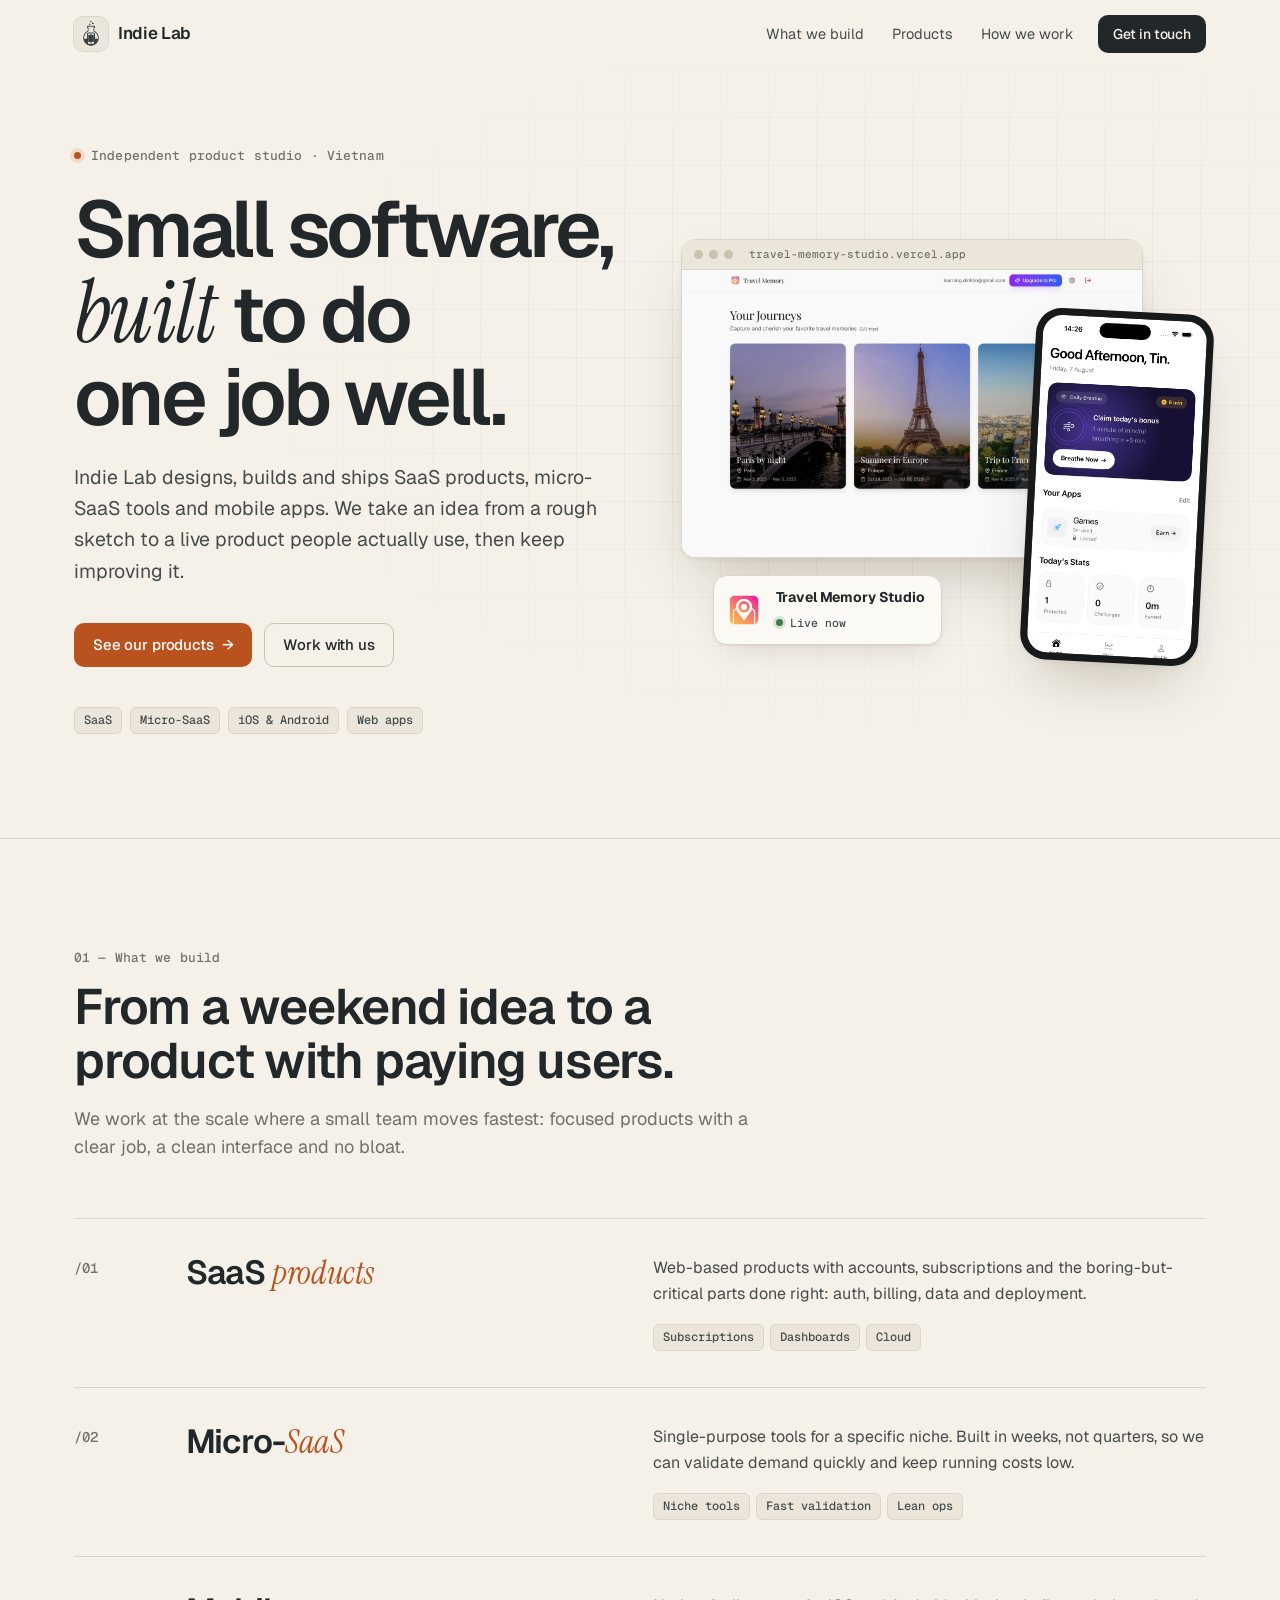
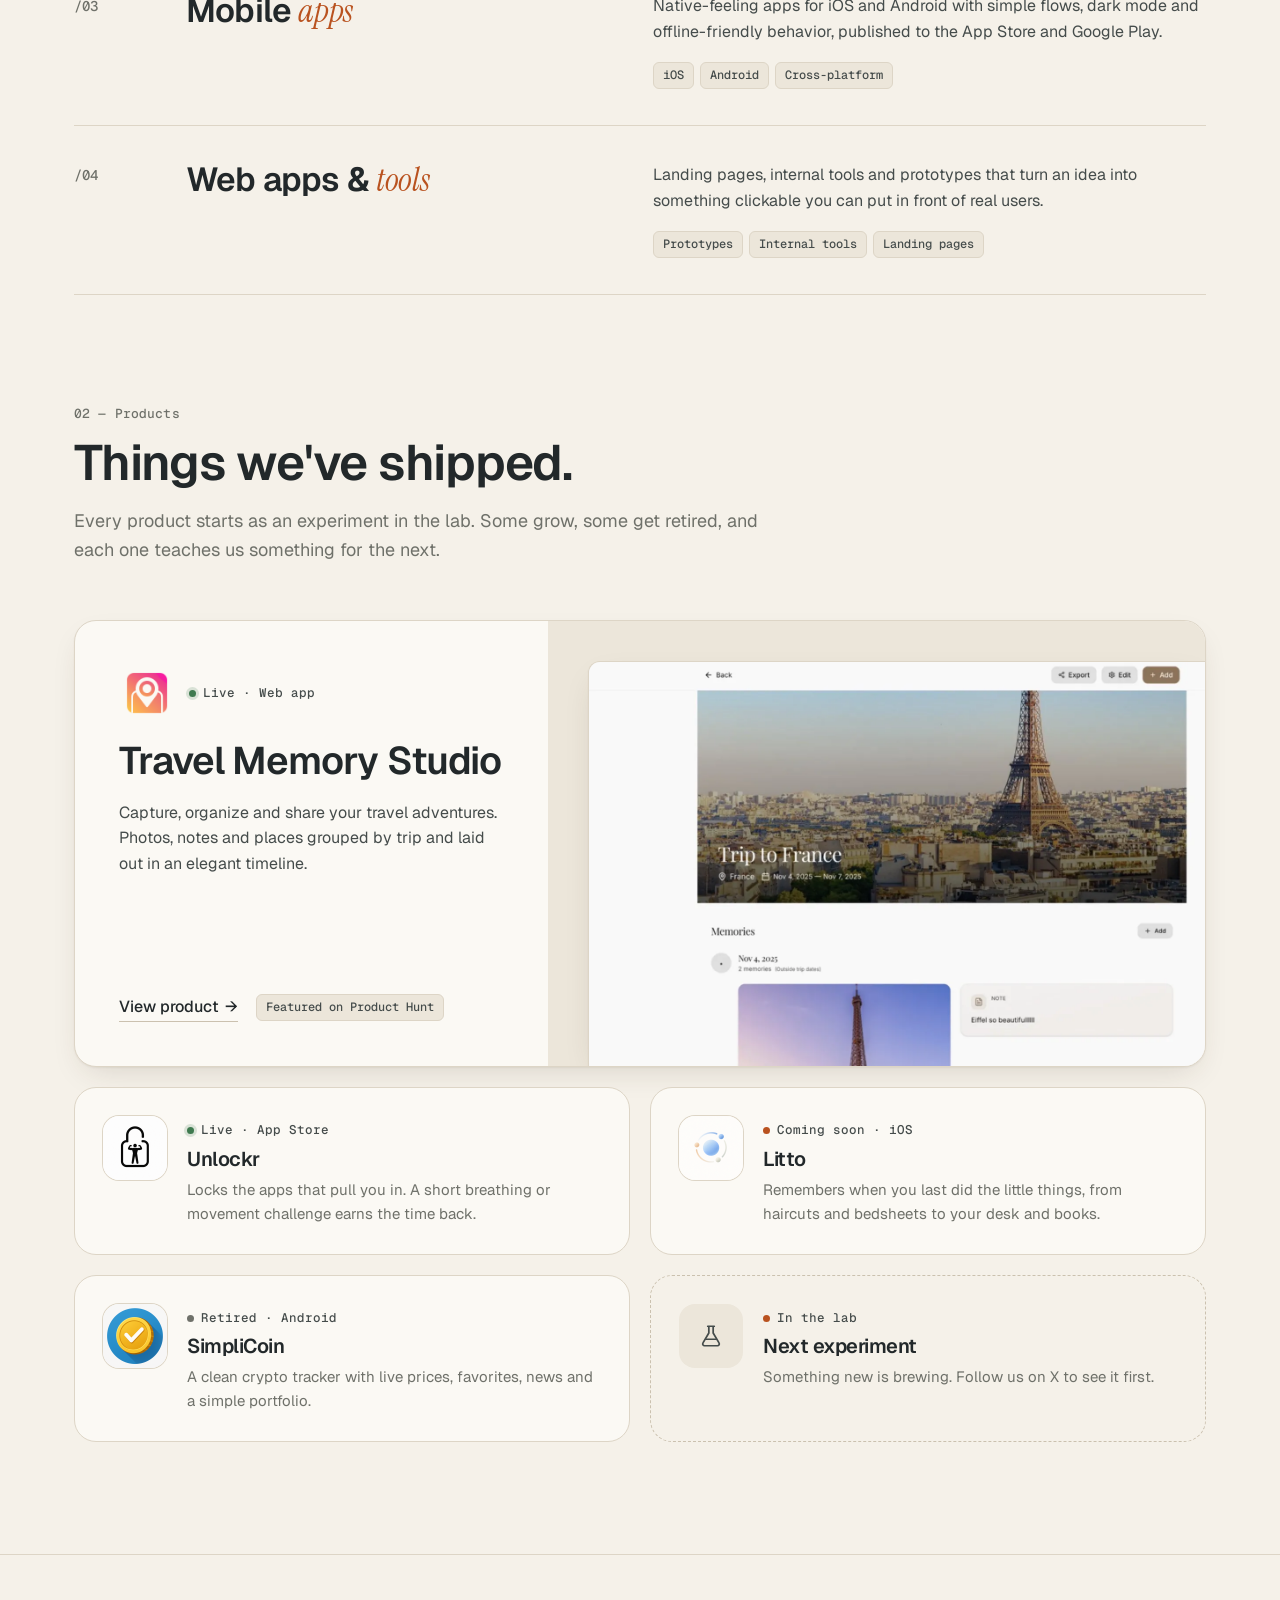
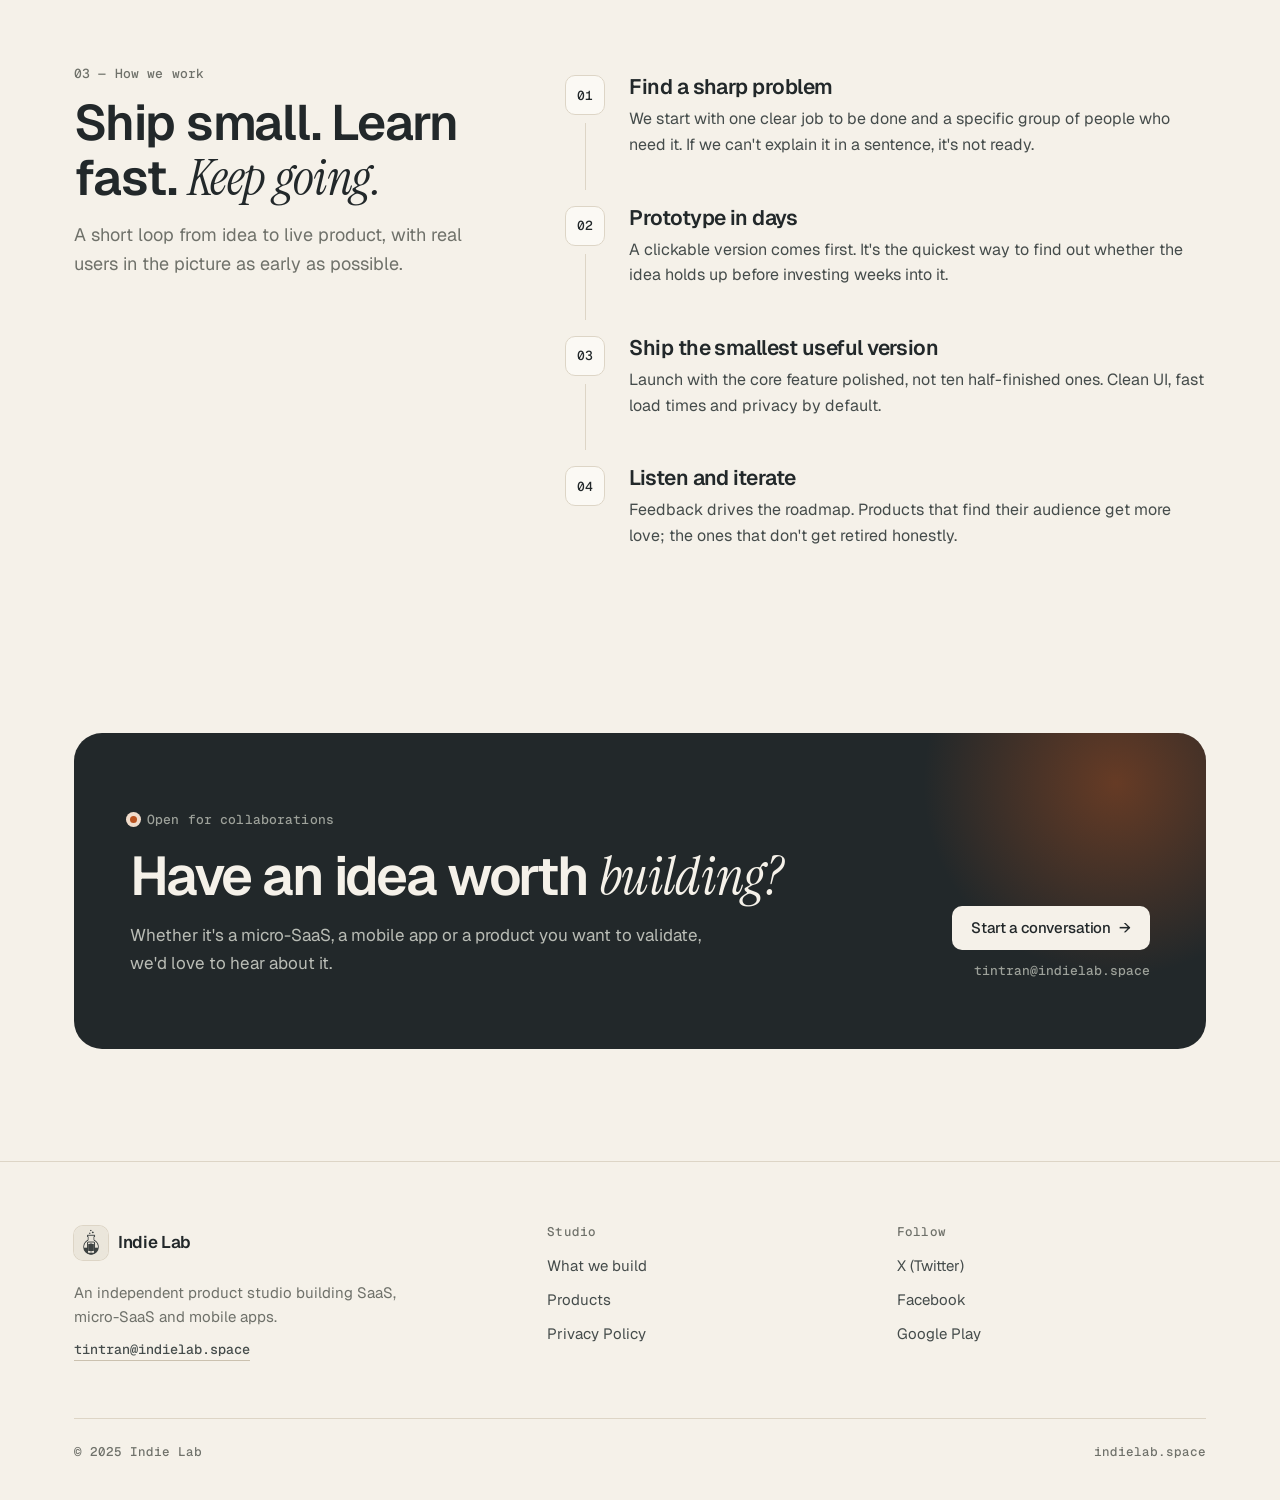
<file: index.html>
<!DOCTYPE html>
<html lang="en">

<head>
  <meta charset="UTF-8">
  <meta name="viewport" content="width=device-width, initial-scale=1">
  <title>Indie Lab — SaaS, micro-SaaS &amp; mobile app studio</title>
  <meta name="description"
    content="Indie Lab is an independent product studio from Vietnam building SaaS, micro-SaaS and mobile apps — small, focused software that does one job well.">
  <link rel="canonical" href="https://indielab.space/">
  <meta property="og:type" content="website">
  <meta property="og:site_name" content="Indie Lab">
  <meta property="og:title" content="Indie Lab — SaaS, micro-SaaS &amp; mobile app studio">
  <meta property="og:description"
    content="Small, focused software that does one job well. Built and shipped by an independent lab.">
  <meta property="og:url" content="https://indielab.space/">
  <meta property="og:image" content="https://indielab.space/images/icon.png">
  <meta name="twitter:card" content="summary">
  <meta name="twitter:site" content="@dinhtintr03">
  <meta name="theme-color" content="#F5F1E9">
  <link rel="icon" type="image/png" href="/images/icon.png">
  <link rel="apple-touch-icon" href="/images/icon.png">
  <link rel="preconnect" href="https://fonts.googleapis.com">
  <link rel="preconnect" href="https://fonts.gstatic.com" crossorigin>
  <link
    href="https://fonts.googleapis.com/css2?family=Geist:wght@400;500;600;700&family=Geist+Mono:wght@400;500&family=Instrument+Serif:ital@0;1&display=swap"
    rel="stylesheet">
  <link rel="stylesheet" href="/assets/site.css">
  <script>document.documentElement.classList.add('js')</script>
  <script src="/assets/site.js" defer></script>
</head>

<body>
  <a class="skip" href="#main">Skip to content</a>

  <header class="site-header">
    <div class="container header-inner">
      <a class="brand" href="/" aria-label="Indie Lab home">
        <img src="/images/icon.png" alt="" width="34" height="34">
        <span>Indie Lab</span>
      </a>
      <nav class="nav" aria-label="Primary">
        <a href="#build">What we build</a>
        <a href="#work">Products</a>
        <a href="#process">How we work</a>
        <a class="btn btn-primary btn-sm" href="#contact">Get in touch</a>
      </nav>
    </div>
  </header>

  <main id="main">
    <!-- Hero -->
    <section class="hero">
      <div class="container hero-grid">
        <div>
          <span class="eyebrow reveal"><span class="dot"></span>Independent product studio · Vietnam</span>
          <h1 class="reveal" style="--d:.06s">Small software, <span class="serif">built</span> to do one job well.</h1>
          <p class="lede reveal" style="--d:.12s">Indie Lab designs, builds and ships SaaS products, micro-SaaS tools
            and mobile apps. We take an idea from a rough sketch to a live product people actually use, then keep
            improving it.</p>
          <div class="hero-actions reveal" style="--d:.18s">
            <a class="btn btn-accent" href="#work">See our products <span class="arrow" aria-hidden="true">→</span></a>
            <a class="btn btn-ghost" href="#contact">Work with us</a>
          </div>
          <div class="hero-meta reveal" style="--d:.24s">
            <span class="tag">SaaS</span>
            <span class="tag">Micro-SaaS</span>
            <span class="tag">iOS &amp; Android</span>
            <span class="tag">Web apps</span>
          </div>
        </div>

        <div class="collage reveal" style="--d:.15s" aria-hidden="true">
          <div class="window">
            <div class="window-bar">
              <span></span><span></span><span></span><small>travel-memory-studio.vercel.app</small>
            </div>
            <img src="/images/travel-memory-studio/screenshots/0B77A373-2F72-4C60-94D4-BD437EB1A4AD.webp" alt="">
          </div>
          <div class="phone">
            <img src="/images/unlockr/screenshots/home.webp" alt="">
          </div>
          <div class="chip">
            <img src="/images/travel-memory-studio/logo.png" alt="">
            <div>
              <strong>Travel Memory Studio</strong>
              <span class="status live">Live now</span>
            </div>
          </div>
        </div>
      </div>
    </section>

    <hr class="divider">

    <!-- What we build -->
    <section class="section" id="build">
      <div class="container">
        <div class="section-head reveal">
          <span class="eyebrow">01 — What we build</span>
          <h2>From a weekend idea to a product with paying users.</h2>
          <p>We work at the scale where a small team moves fastest: focused products with a clear job, a clean interface
            and no bloat.</p>
        </div>

        <div class="disciplines">
          <article class="discipline reveal">
            <span class="num">/01</span>
            <h3>SaaS <span class="serif">products</span></h3>
            <div>
              <p>Web-based products with accounts, subscriptions and the boring-but-critical parts done right: auth,
                billing, data and deployment.</p>
              <div class="tags"><span class="tag">Subscriptions</span><span class="tag">Dashboards</span><span
                  class="tag">Cloud</span></div>
            </div>
          </article>
          <article class="discipline reveal">
            <span class="num">/02</span>
            <h3>Micro-<span class="serif">SaaS</span></h3>
            <div>
              <p>Single-purpose tools for a specific niche. Built in weeks, not quarters, so we can validate demand
                quickly and keep running costs low.</p>
              <div class="tags"><span class="tag">Niche tools</span><span class="tag">Fast validation</span><span
                  class="tag">Lean ops</span></div>
            </div>
          </article>
          <article class="discipline reveal">
            <span class="num">/03</span>
            <h3>Mobile <span class="serif">apps</span></h3>
            <div>
              <p>Native-feeling apps for iOS and Android with simple flows, dark mode and offline-friendly behavior,
                published to the App Store and Google Play.</p>
              <div class="tags"><span class="tag">iOS</span><span class="tag">Android</span><span
                  class="tag">Cross-platform</span></div>
            </div>
          </article>
          <article class="discipline reveal">
            <span class="num">/04</span>
            <h3>Web apps &amp; <span class="serif">tools</span></h3>
            <div>
              <p>Landing pages, internal tools and prototypes that turn an idea into something clickable you can put in
                front of real users.</p>
              <div class="tags"><span class="tag">Prototypes</span><span class="tag">Internal tools</span><span
                  class="tag">Landing pages</span></div>
            </div>
          </article>
        </div>
      </div>
    </section>

    <!-- Products -->
    <section class="section" id="work" style="padding-top:0">
      <div class="container">
        <div class="section-head reveal">
          <span class="eyebrow">02 — Products</span>
          <h2>Things we've shipped.</h2>
          <p>Every product starts as an experiment in the lab. Some grow, some get retired, and each one teaches us
            something for the next.</p>
        </div>

        <a class="feature-card reveal" href="/apps/travel-memory-studio.html">
          <div class="feature-body">
            <div class="app-id">
              <img src="/images/travel-memory-studio/logo.png" alt="Travel Memory Studio icon" width="56" height="56">
              <span class="status live">Live · Web app</span>
            </div>
            <h3>Travel Memory Studio</h3>
            <p>Capture, organize and share your travel adventures. Photos, notes and places grouped by trip and laid out
              in an elegant timeline.</p>
            <div class="actions">
              <span class="link-arrow">View product <span class="arrow" aria-hidden="true">→</span></span>
              <span class="tag">Featured on Product Hunt</span>
            </div>
          </div>
          <div class="feature-media">
            <img src="/images/travel-memory-studio/screenshots/EC80188B-14FF-4B1F-B94F-28E29C2C4F31_1_105_c.webp"
              alt="Travel Memory Studio trip page with a cover photo of Paris and a memories timeline" loading="lazy">
          </div>
        </a>

        <div class="work-grid">
          <a class="work-card reveal" href="/apps/unlockr.html">
            <img src="/images/unlockr/icon.png" alt="Unlockr icon" width="64" height="64">
            <div>
              <span class="status live">Live · App Store</span>
              <h3>Unlockr</h3>
              <p>Locks the apps that pull you in. A short breathing or movement challenge earns the time back.</p>
            </div>
          </a>
          <a class="work-card reveal" href="/apps/litto.html" style="--d:.08s">
            <img src="/images/litto/icon.png" alt="Litto icon" width="64" height="64">
            <div>
              <span class="status soon">Coming soon · iOS</span>
              <h3>Litto</h3>
              <p>Remembers when you last did the little things, from haircuts and bedsheets to your desk and books.</p>
            </div>
          </a>
          <a class="work-card reveal" href="/apps/simplicoin.html">
            <img src="/images/simplicoin/icon.png" alt="SimpliCoin icon" width="64" height="64">
            <div>
              <span class="status">Retired · Android</span>
              <h3>SimpliCoin</h3>
              <p>A clean crypto tracker with live prices, favorites, news and a simple portfolio.</p>
            </div>
          </a>
          <div class="work-card placeholder reveal" style="--d:.08s">
            <div class="flask" aria-hidden="true">
              <svg width="26" height="26" viewBox="0 0 24 24" fill="none" stroke="currentColor" stroke-width="1.6"
                stroke-linecap="round" stroke-linejoin="round">
                <path d="M9 3h6M10 3v6.2L4.6 18.4A1.7 1.7 0 0 0 6.1 21h11.8a1.7 1.7 0 0 0 1.5-2.6L14 9.2V3" />
                <path d="M7.5 15h9" />
              </svg>
            </div>
            <div>
              <span class="status soon">In the lab</span>
              <h3>Next experiment</h3>
              <p>Something new is brewing. Follow us on X to see it first.</p>
            </div>
          </div>
        </div>
      </div>
    </section>

    <hr class="divider">

    <!-- Process -->
    <section class="section" id="process">
      <div class="container process-wrap">
        <div class="section-head reveal">
          <span class="eyebrow">03 — How we work</span>
          <h2>Ship small. Learn fast. <span class="serif">Keep going.</span></h2>
          <p>A short loop from idea to live product, with real users in the picture as early as possible.</p>
        </div>

        <ol class="steps">
          <li class="reveal">
            <h3>Find a sharp problem</h3>
            <p>We start with one clear job to be done and a specific group of people who need it. If we can't explain it
              in a sentence, it's not ready.</p>
          </li>
          <li class="reveal">
            <h3>Prototype in days</h3>
            <p>A clickable version comes first. It's the quickest way to find out whether the idea holds up before
              investing weeks into it.</p>
          </li>
          <li class="reveal">
            <h3>Ship the smallest useful version</h3>
            <p>Launch with the core feature polished, not ten half-finished ones. Clean UI, fast load times and privacy
              by default.</p>
          </li>
          <li class="reveal">
            <h3>Listen and iterate</h3>
            <p>Feedback drives the roadmap. Products that find their audience get more love; the ones that don't get
              retired honestly.</p>
          </li>
        </ol>
      </div>
    </section>

    <!-- Contact -->
    <section class="section-tight" id="contact">
      <div class="container">
        <div class="cta reveal">
          <div>
            <span class="eyebrow"><span class="dot"></span>Open for collaborations</span>
            <h2>Have an idea worth <span class="serif">building?</span></h2>
            <p>Whether it's a micro-SaaS, a mobile app or a product you want to validate, we'd love to hear about it.
            </p>
          </div>
          <div>
            <a class="btn btn-light" href="mailto:tintran@indielab.space?subject=Hello%20Indie%20Lab">Start a
              conversation <span class="arrow" aria-hidden="true">→</span></a>
            <span class="cta-mail">tintran@indielab.space</span>
          </div>
        </div>
      </div>
    </section>
  </main>

  <footer class="site-footer">
    <div class="container">
      <div class="footer-grid">
        <div>
          <a class="brand" href="/"><img src="/images/icon.png" alt="" width="34" height="34"><span>Indie Lab</span></a>
          <p>An independent product studio building SaaS, micro-SaaS and mobile apps.</p>
          <a class="footer-mail" href="mailto:tintran@indielab.space">tintran@indielab.space</a>
        </div>
        <div>
          <h4>Studio</h4>
          <ul>
            <li><a href="#build">What we build</a></li>
            <li><a href="#work">Products</a></li>
            <li><a href="/privacy/">Privacy Policy</a></li>
          </ul>
        </div>
        <div>
          <h4>Follow</h4>
          <ul>
            <li><a href="https://x.com/dinhtintr03" target="_blank" rel="noopener">X (Twitter)</a></li>
            <li><a href="https://www.facebook.com/profile.php?id=61581807384739" target="_blank"
                rel="noopener">Facebook</a></li>
            <li><a href="https://play.google.com/store/apps/dev" target="_blank" rel="noopener">Google Play</a></li>
          </ul>
        </div>
      </div>
      <div class="footer-bottom">
        <span>© 2025 Indie Lab</span>
        <span>indielab.space</span>
      </div>
    </div>
  </footer>
</body>

</html>
</file>
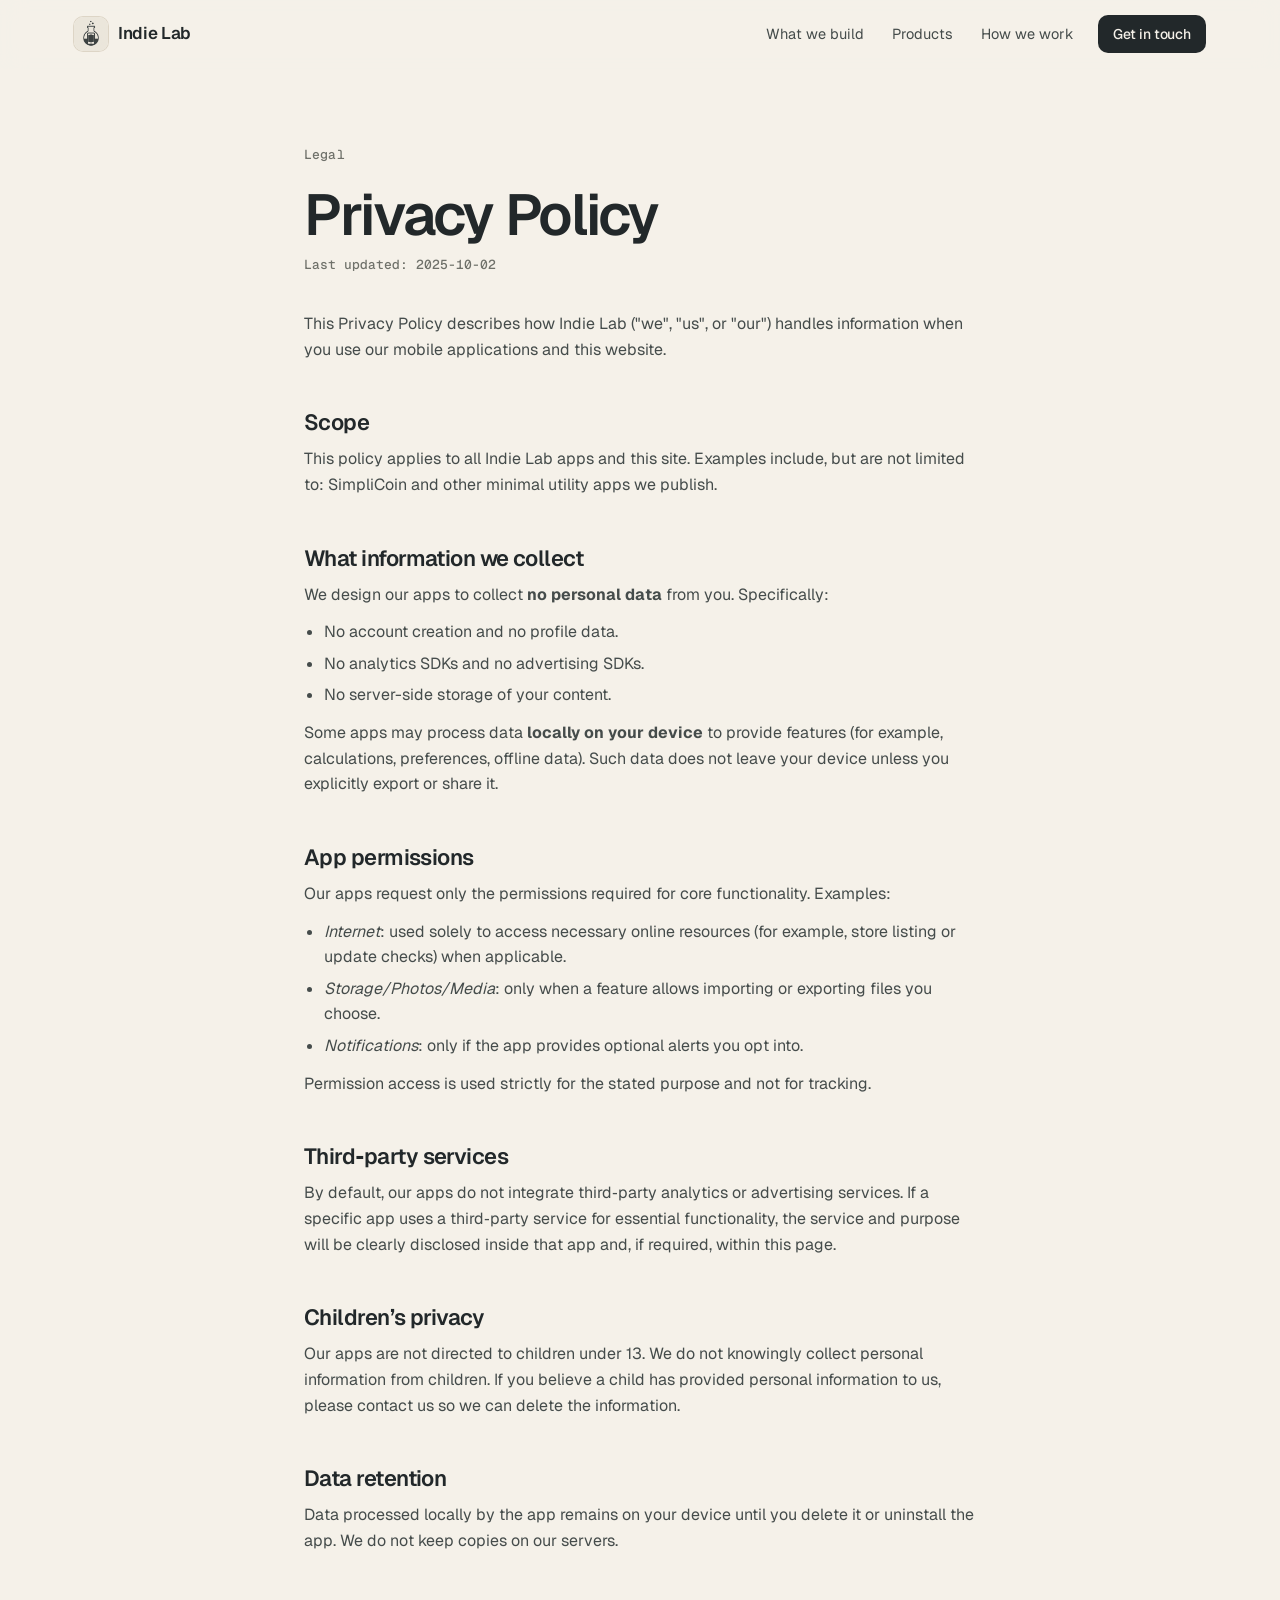
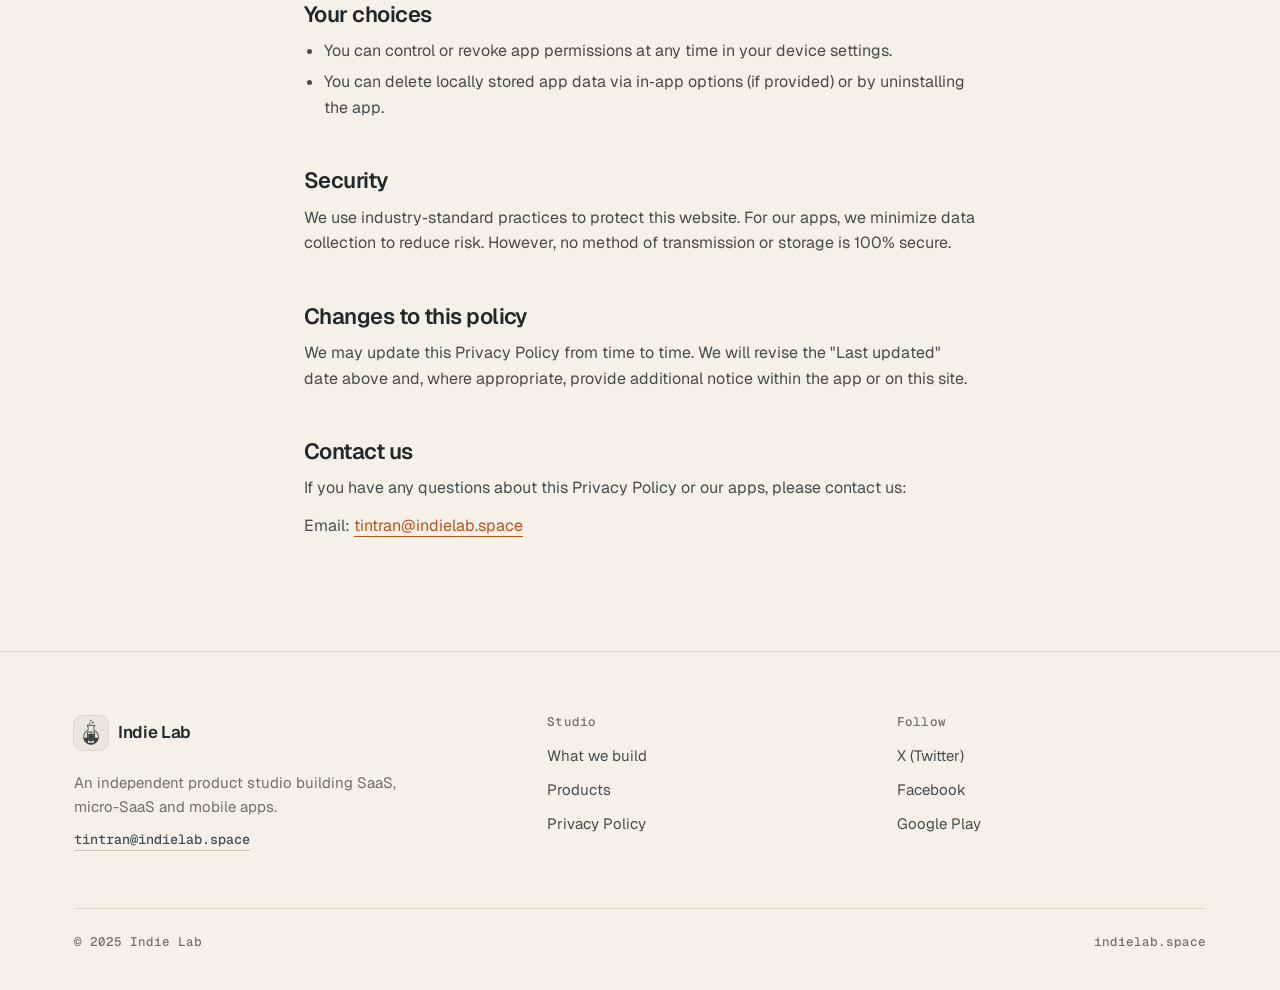
<file: privacy/index.html>
<!DOCTYPE html>
<html lang="en">
<head>
  <meta charset="UTF-8">
  <meta name="viewport" content="width=device-width, initial-scale=1">
  <title>Privacy Policy — Indie Lab</title>
  <meta name="description" content="Privacy Policy for Indie Lab apps and this website.">
  <link rel="canonical" href="https://indielab.space/privacy/">
  <meta name="theme-color" content="#F5F1E9">
  <link rel="icon" type="image/png" href="/images/icon.png">
  <link rel="preconnect" href="https://fonts.googleapis.com">
  <link rel="preconnect" href="https://fonts.gstatic.com" crossorigin>
  <link href="https://fonts.googleapis.com/css2?family=Geist:wght@400;500;600;700&family=Geist+Mono:wght@400;500&family=Instrument+Serif:ital@0;1&display=swap" rel="stylesheet">
  <link rel="stylesheet" href="/assets/site.css">
  <script src="/assets/site.js" defer></script>
</head>
<body>
  <a class="skip" href="#main">Skip to content</a>

  <header class="site-header">
    <div class="container header-inner">
      <a class="brand" href="/" aria-label="Indie Lab home">
        <img src="/images/icon.png" alt="" width="34" height="34">
        <span>Indie Lab</span>
      </a>
      <nav class="nav" aria-label="Primary">
        <a href="/#build">What we build</a>
        <a href="/#work">Products</a>
        <a href="/#process">How we work</a>
        <a class="btn btn-primary btn-sm" href="/#contact">Get in touch</a>
      </nav>
    </div>
  </header>

  <main id="main" class="section-tight">
    <div class="container prose">
      <span class="eyebrow">Legal</span>
      <h1>Privacy Policy</h1>
      <p class="sub">Last updated: 2025-10-02</p>

      <p>This Privacy Policy describes how Indie Lab ("we", "us", or "our") handles information when you use our mobile applications and this website.</p>

      <h2>Scope</h2>
      <p>This policy applies to all Indie Lab apps and this site. Examples include, but are not limited to: SimpliCoin and other minimal utility apps we publish.</p>

      <h2>What information we collect</h2>
      <p>We design our apps to collect <strong>no personal data</strong> from you. Specifically:</p>
      <ul>
        <li>No account creation and no profile data.</li>
        <li>No analytics SDKs and no advertising SDKs.</li>
        <li>No server-side storage of your content.</li>
      </ul>
      <p>Some apps may process data <strong>locally on your device</strong> to provide features (for example, calculations, preferences, offline data). Such data does not leave your device unless you explicitly export or share it.</p>

      <h2>App permissions</h2>
      <p>Our apps request only the permissions required for core functionality. Examples:</p>
      <ul>
        <li><em>Internet</em>: used solely to access necessary online resources (for example, store listing or update checks) when applicable.</li>
        <li><em>Storage/Photos/Media</em>: only when a feature allows importing or exporting files you choose.</li>
        <li><em>Notifications</em>: only if the app provides optional alerts you opt into.</li>
      </ul>
      <p>Permission access is used strictly for the stated purpose and not for tracking.</p>

      <h2>Third‑party services</h2>
      <p>By default, our apps do not integrate third‑party analytics or advertising services. If a specific app uses a third‑party service for essential functionality, the service and purpose will be clearly disclosed inside that app and, if required, within this page.</p>

      <h2>Children’s privacy</h2>
      <p>Our apps are not directed to children under 13. We do not knowingly collect personal information from children. If you believe a child has provided personal information to us, please contact us so we can delete the information.</p>

      <h2>Data retention</h2>
      <p>Data processed locally by the app remains on your device until you delete it or uninstall the app. We do not keep copies on our servers.</p>

      <h2>Your choices</h2>
      <ul>
        <li>You can control or revoke app permissions at any time in your device settings.</li>
        <li>You can delete locally stored app data via in‑app options (if provided) or by uninstalling the app.</li>
      </ul>

      <h2>Security</h2>
      <p>We use industry‑standard practices to protect this website. For our apps, we minimize data collection to reduce risk. However, no method of transmission or storage is 100% secure.</p>

      <h2>Changes to this policy</h2>
      <p>We may update this Privacy Policy from time to time. We will revise the "Last updated" date above and, where appropriate, provide additional notice within the app or on this site.</p>

      <h2>Contact us</h2>
      <p>If you have any questions about this Privacy Policy or our apps, please contact us:</p>
      <p>Email: <a href="mailto:tintran@indielab.space">tintran@indielab.space</a></p>
    </div>
  </main>

  <footer class="site-footer">
    <div class="container">
      <div class="footer-grid">
        <div>
          <a class="brand" href="/"><img src="/images/icon.png" alt="" width="34" height="34"><span>Indie Lab</span></a>
          <p>An independent product studio building SaaS, micro-SaaS and mobile apps.</p>
          <a class="footer-mail" href="mailto:tintran@indielab.space">tintran@indielab.space</a>
        </div>
        <div>
          <h4>Studio</h4>
          <ul>
            <li><a href="/#build">What we build</a></li>
            <li><a href="/#work">Products</a></li>
            <li><a href="/privacy/">Privacy Policy</a></li>
          </ul>
        </div>
        <div>
          <h4>Follow</h4>
          <ul>
            <li><a href="https://x.com/dinhtintr03" target="_blank" rel="noopener">X (Twitter)</a></li>
            <li><a href="https://www.facebook.com/profile.php?id=61581807384739" target="_blank" rel="noopener">Facebook</a></li>
            <li><a href="https://play.google.com/store/apps/dev" target="_blank" rel="noopener">Google Play</a></li>
          </ul>
        </div>
      </div>
      <div class="footer-bottom">
        <span>© 2025 Indie Lab</span>
        <span>indielab.space</span>
      </div>
    </div>
  </footer>
</body>
</html>
</file>
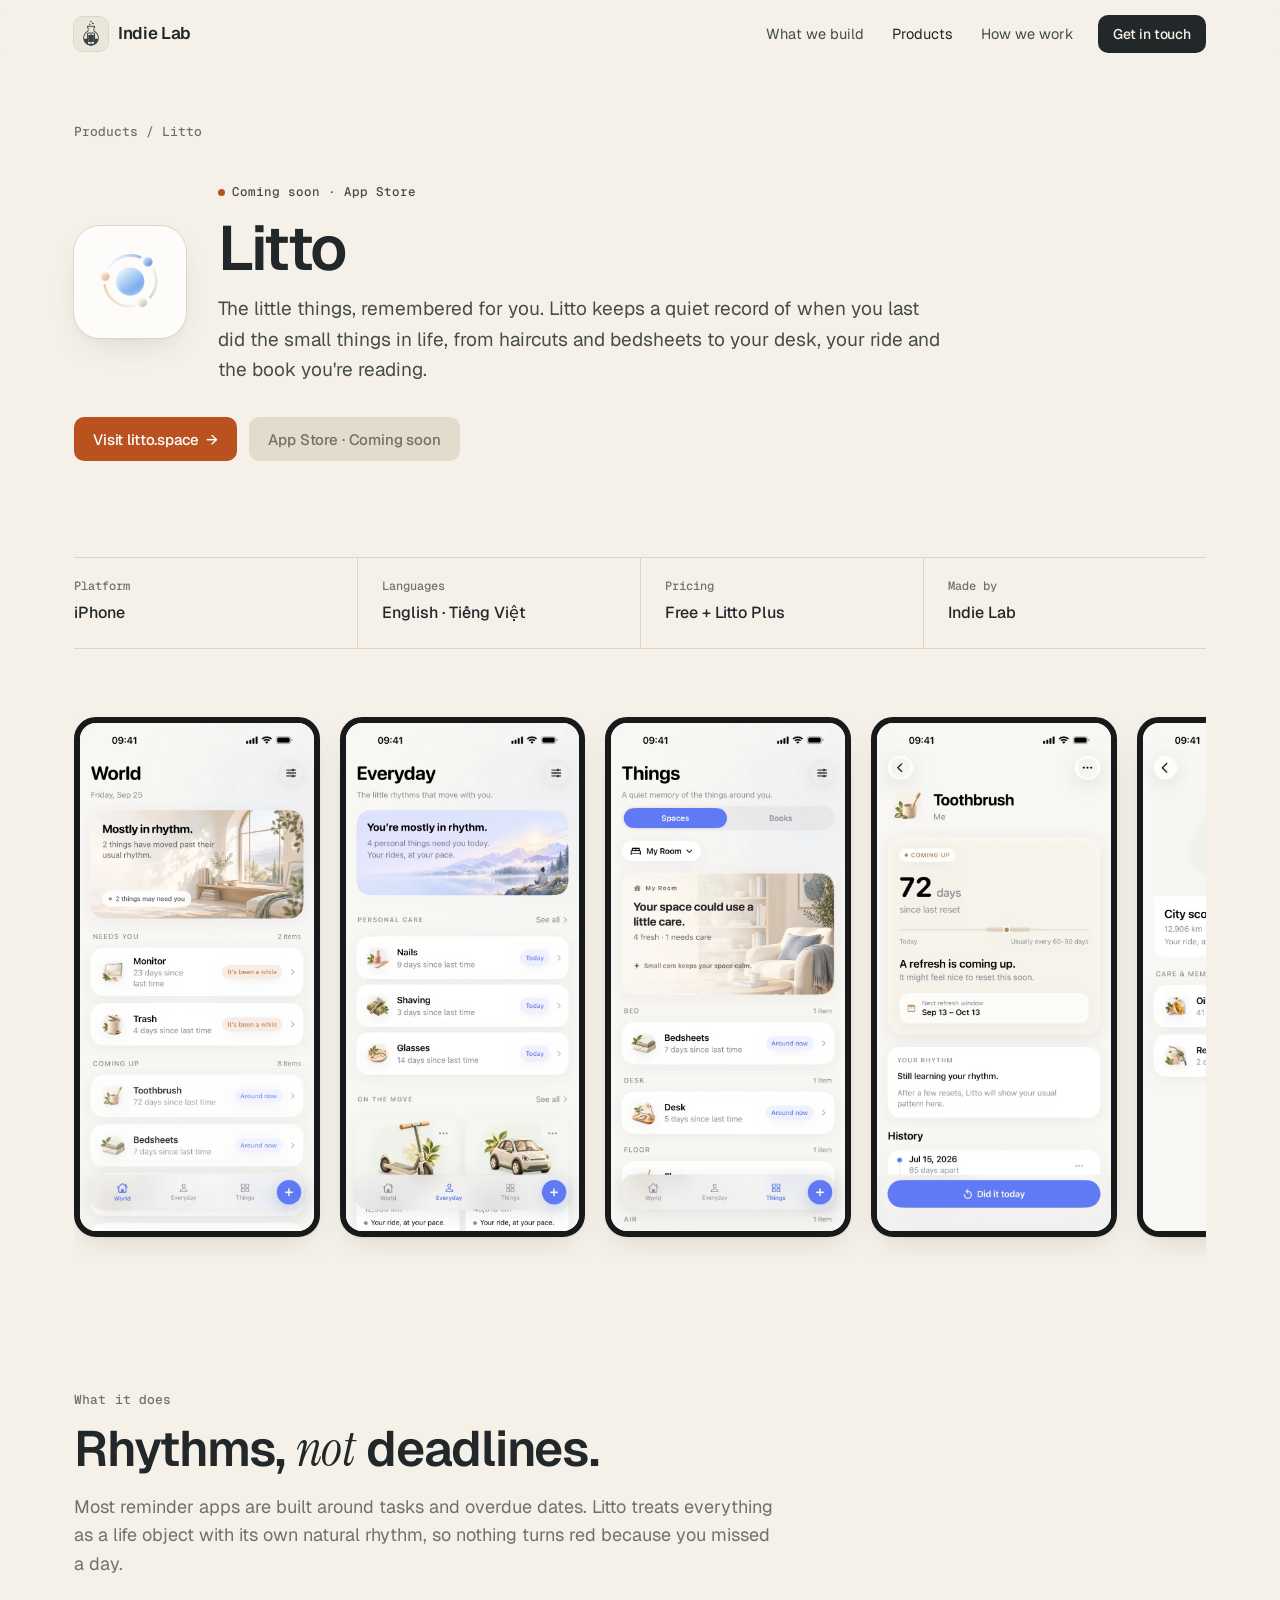
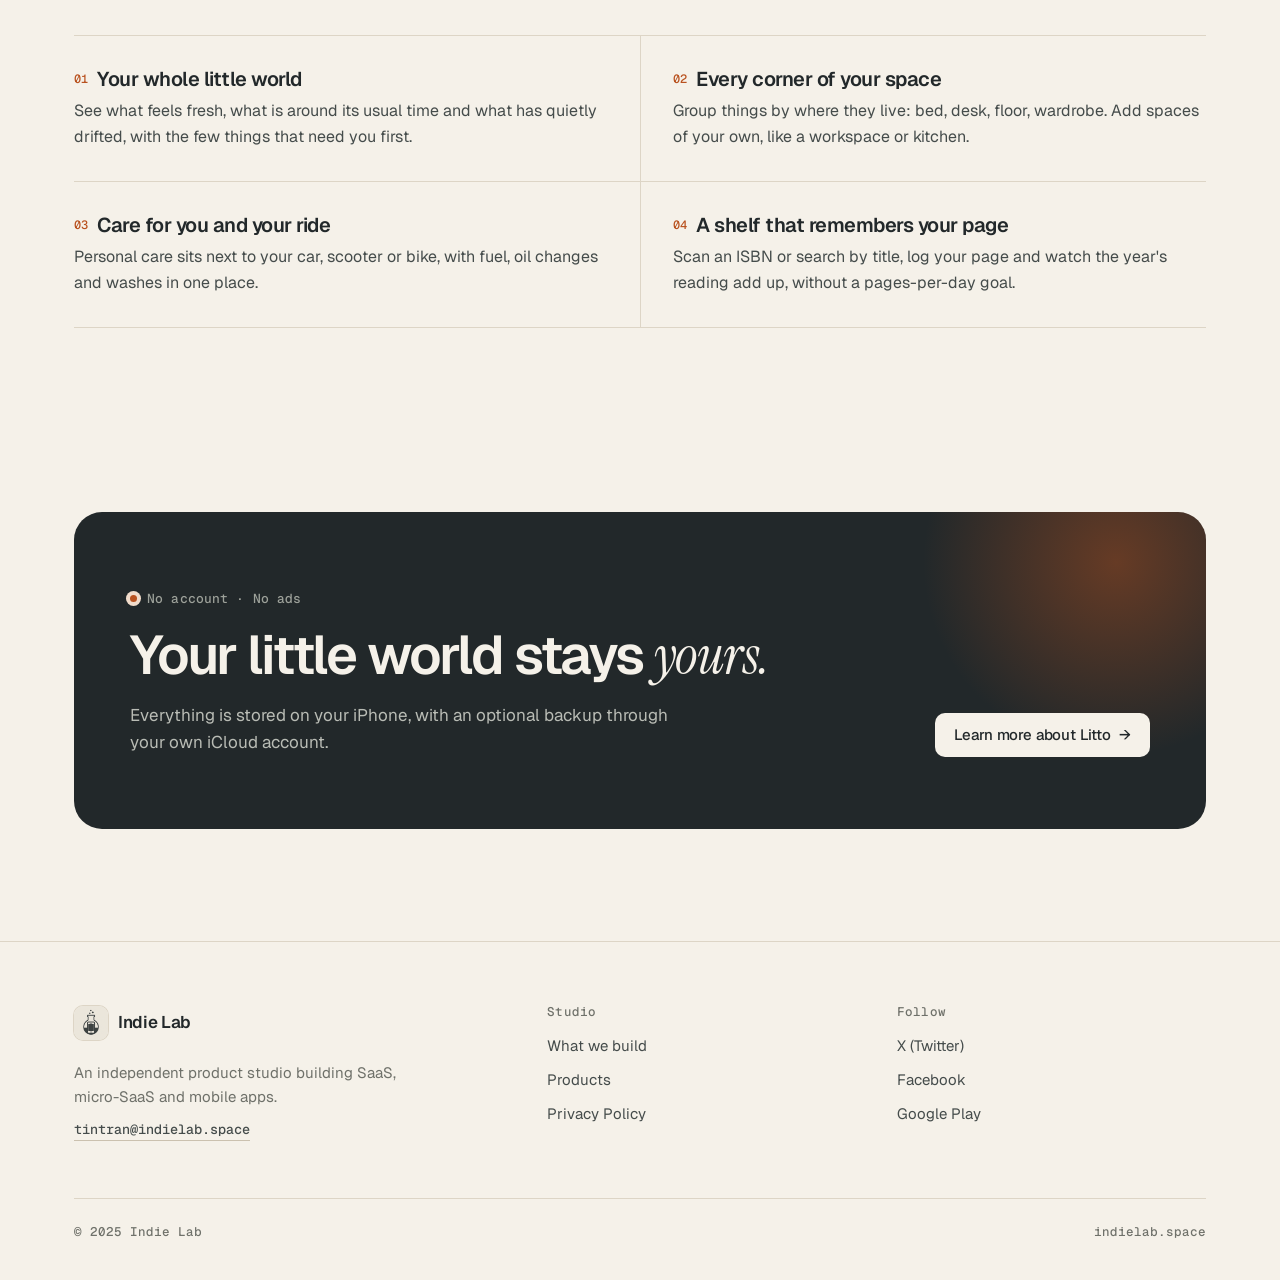
<file: apps/litto.html>
<!DOCTYPE html>
<html lang="en">
<head>
  <meta charset="UTF-8">
  <meta name="viewport" content="width=device-width, initial-scale=1">
  <title>Litto — Indie Lab</title>
  <meta name="description" content="Litto is a calm iPhone app that remembers when you last did the little things: haircuts, bedsheets, your desk, your ride and the books you're reading. An iOS app by Indie Lab.">
  <link rel="canonical" href="https://indielab.space/apps/litto.html">
  <meta property="og:type" content="website">
  <meta property="og:site_name" content="Indie Lab">
  <meta property="og:title" content="Litto — Indie Lab">
  <meta property="og:description" content="The little things, remembered for you.">
  <meta property="og:url" content="https://indielab.space/apps/litto.html">
  <meta property="og:image" content="https://indielab.space/images/litto/icon.png">
  <meta name="twitter:card" content="summary">
  <meta name="theme-color" content="#F5F1E9">
  <link rel="icon" type="image/png" href="/images/litto/icon.png">
  <link rel="preconnect" href="https://fonts.googleapis.com">
  <link rel="preconnect" href="https://fonts.gstatic.com" crossorigin>
  <link href="https://fonts.googleapis.com/css2?family=Geist:wght@400;500;600;700&family=Geist+Mono:wght@400;500&family=Instrument+Serif:ital@0;1&display=swap" rel="stylesheet">
  <link rel="stylesheet" href="/assets/site.css">
  <script>document.documentElement.classList.add('js')</script>
  <script src="/assets/site.js" defer></script>
</head>
<body>
  <a class="skip" href="#main">Skip to content</a>

  <header class="site-header">
    <div class="container header-inner">
      <a class="brand" href="/" aria-label="Indie Lab home">
        <img src="/images/icon.png" alt="" width="34" height="34">
        <span>Indie Lab</span>
      </a>
      <nav class="nav" aria-label="Primary">
        <a href="/#build">What we build</a>
        <a href="/#work" aria-current="page">Products</a>
        <a href="/#process">How we work</a>
        <a class="btn btn-primary btn-sm" href="/#contact">Get in touch</a>
      </nav>
    </div>
  </header>

  <main id="main">
    <section class="product-hero">
      <div class="container">
        <nav class="crumbs reveal" aria-label="Breadcrumb">
          <a href="/#work">Products</a><span aria-hidden="true">/</span><span>Litto</span>
        </nav>

        <div class="product-head">
          <img class="app-icon reveal" src="/images/litto/icon.png" alt="Litto icon" width="112" height="112">
          <div class="reveal" style="--d:.06s">
            <span class="status soon">Coming soon · App Store</span>
            <h1>Litto</h1>
            <p class="lede">The little things, remembered for you. Litto keeps a quiet record of when you last did the small things in life, from haircuts and bedsheets to your desk, your ride and the book you're reading.</p>
          </div>
        </div>

        <div class="product-actions reveal" style="--d:.12s">
          <a class="btn btn-accent" href="https://litto.space" target="_blank" rel="noopener">Visit litto.space <span class="arrow" aria-hidden="true">→</span></a>
          <span class="btn" aria-disabled="true">App Store · Coming soon</span>
        </div>
      </div>
    </section>

    <section style="padding-bottom:48px">
      <div class="container">
        <dl class="facts reveal">
          <div><dt>Platform</dt><dd>iPhone</dd></div>
          <div><dt>Languages</dt><dd>English · Tiếng Việt</dd></div>
          <div><dt>Pricing</dt><dd>Free + Litto Plus</dd></div>
          <div><dt>Made by</dt><dd>Indie Lab</dd></div>
        </dl>
      </div>
    </section>

    <section style="padding-bottom:24px">
      <div class="container">
        <div class="shots-phone reveal" tabindex="0" aria-label="Litto screenshots">
          <img src="/images/litto/screenshots/world.webp" alt="World view listing things that need you and things coming up" loading="lazy">
          <img src="/images/litto/screenshots/everyday.webp" alt="Everyday tab with personal care routines" loading="lazy">
          <img src="/images/litto/screenshots/things.webp" alt="Things tab grouped by spaces around your room" loading="lazy">
          <img src="/images/litto/screenshots/detail.webp" alt="Detail view showing days since last time and the usual rhythm" loading="lazy">
          <img src="/images/litto/screenshots/ride.webp" alt="Ride card with fuel and care history" loading="lazy">
          <img src="/images/litto/screenshots/books.webp" alt="Bookshelf with reading progress" loading="lazy">
        </div>
      </div>
    </section>

    <section class="section">
      <div class="container">
        <div class="section-head reveal">
          <span class="eyebrow">What it does</span>
          <h2>Rhythms, <span class="serif">not</span> deadlines.</h2>
          <p>Most reminder apps are built around tasks and overdue dates. Litto treats everything as a life object with its own natural rhythm, so nothing turns red because you missed a day.</p>
        </div>

        <div class="features">
          <article class="reveal">
            <h3><span class="k">01</span>Your whole little world</h3>
            <p>See what feels fresh, what is around its usual time and what has quietly drifted, with the few things that need you first.</p>
          </article>
          <article class="reveal">
            <h3><span class="k">02</span>Every corner of your space</h3>
            <p>Group things by where they live: bed, desk, floor, wardrobe. Add spaces of your own, like a workspace or kitchen.</p>
          </article>
          <article class="reveal">
            <h3><span class="k">03</span>Care for you and your ride</h3>
            <p>Personal care sits next to your car, scooter or bike, with fuel, oil changes and washes in one place.</p>
          </article>
          <article class="reveal">
            <h3><span class="k">04</span>A shelf that remembers your page</h3>
            <p>Scan an ISBN or search by title, log your page and watch the year's reading add up, without a pages-per-day goal.</p>
          </article>
        </div>
      </div>
    </section>

    <section class="section-tight">
      <div class="container">
        <div class="cta reveal">
          <div>
            <span class="eyebrow"><span class="dot"></span>No account · No ads</span>
            <h2>Your little world stays <span class="serif">yours.</span></h2>
            <p>Everything is stored on your iPhone, with an optional backup through your own iCloud account.</p>
          </div>
          <div>
            <a class="btn btn-light" href="https://litto.space" target="_blank" rel="noopener">Learn more about Litto <span class="arrow" aria-hidden="true">→</span></a>
          </div>
        </div>
      </div>
    </section>
  </main>

  <footer class="site-footer">
    <div class="container">
      <div class="footer-grid">
        <div>
          <a class="brand" href="/"><img src="/images/icon.png" alt="" width="34" height="34"><span>Indie Lab</span></a>
          <p>An independent product studio building SaaS, micro-SaaS and mobile apps.</p>
          <a class="footer-mail" href="mailto:tintran@indielab.space">tintran@indielab.space</a>
        </div>
        <div>
          <h4>Studio</h4>
          <ul>
            <li><a href="/#build">What we build</a></li>
            <li><a href="/#work">Products</a></li>
            <li><a href="/privacy/">Privacy Policy</a></li>
          </ul>
        </div>
        <div>
          <h4>Follow</h4>
          <ul>
            <li><a href="https://x.com/dinhtintr03" target="_blank" rel="noopener">X (Twitter)</a></li>
            <li><a href="https://www.facebook.com/profile.php?id=61581807384739" target="_blank" rel="noopener">Facebook</a></li>
            <li><a href="https://play.google.com/store/apps/dev" target="_blank" rel="noopener">Google Play</a></li>
          </ul>
        </div>
      </div>
      <div class="footer-bottom">
        <span>© 2025 Indie Lab</span>
        <span>indielab.space</span>
      </div>
    </div>
  </footer>
</body>
</html>
</file>
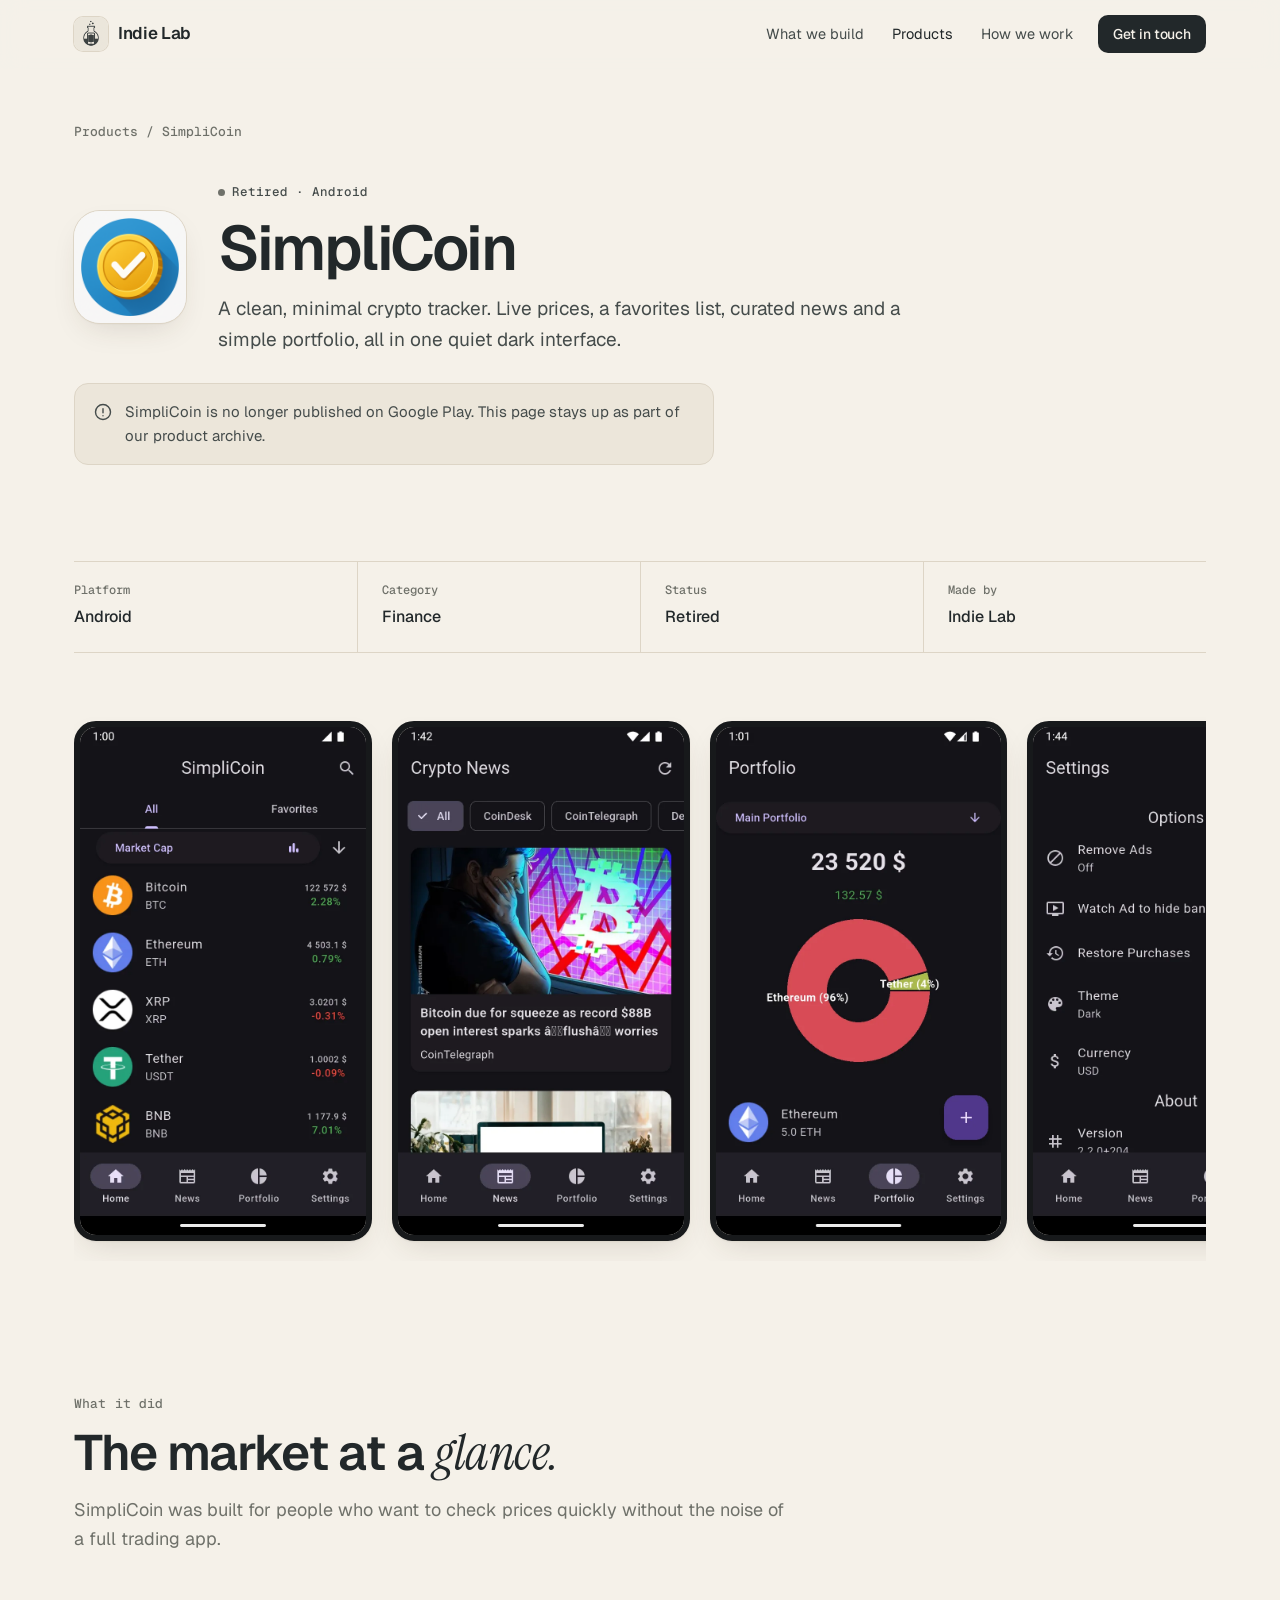
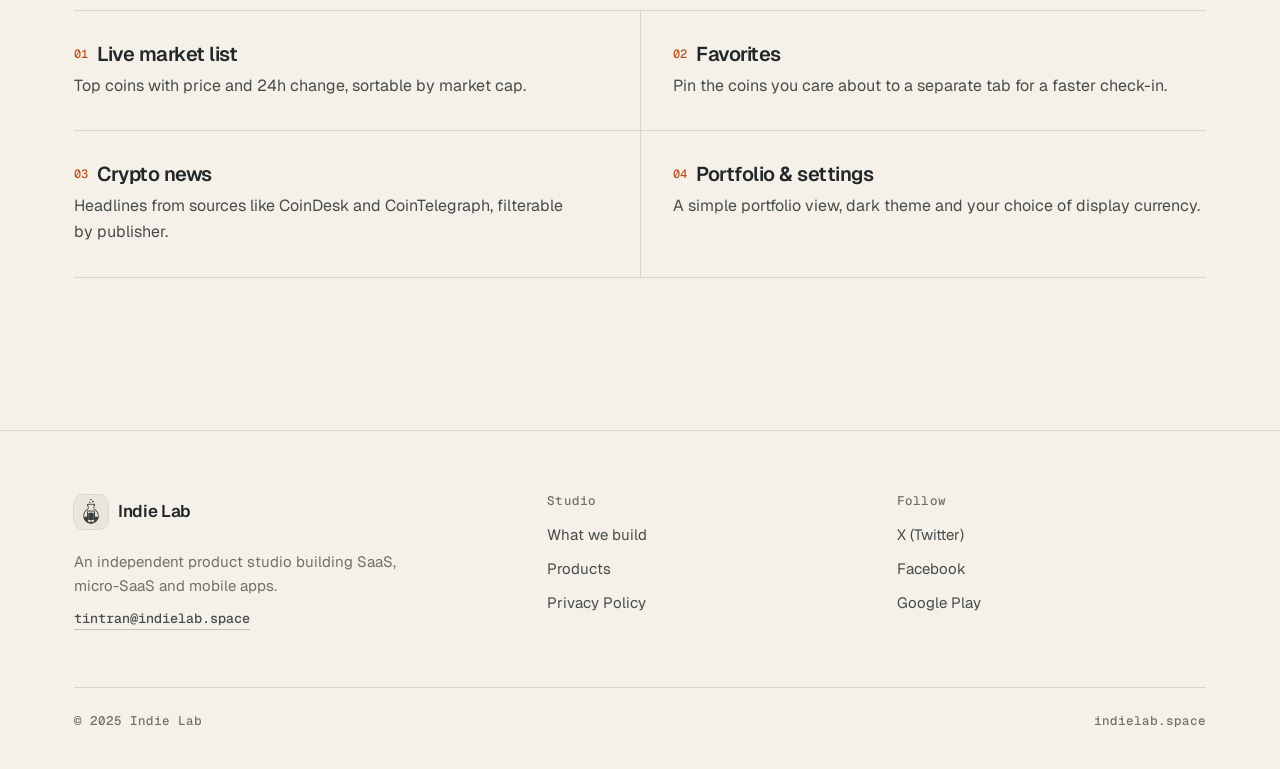
<file: apps/simplicoin.html>
<!DOCTYPE html>
<html lang="en">
<head>
  <meta charset="UTF-8">
  <meta name="viewport" content="width=device-width, initial-scale=1">
  <title>SimpliCoin — Indie Lab</title>
  <meta name="description" content="SimpliCoin is a clean, minimal crypto tracker for Android with live prices, favorites, news and a simple portfolio. A product by Indie Lab.">
  <link rel="canonical" href="https://indielab.space/apps/simplicoin.html">
  <meta property="og:type" content="website">
  <meta property="og:site_name" content="Indie Lab">
  <meta property="og:title" content="SimpliCoin — Indie Lab">
  <meta property="og:description" content="A clean, minimal crypto tracker for Android.">
  <meta property="og:url" content="https://indielab.space/apps/simplicoin.html">
  <meta property="og:image" content="https://indielab.space/images/simplicoin/icon.png">
  <meta name="twitter:card" content="summary">
  <meta name="theme-color" content="#F5F1E9">
  <link rel="icon" type="image/png" href="/images/simplicoin/icon.png">
  <link rel="preconnect" href="https://fonts.googleapis.com">
  <link rel="preconnect" href="https://fonts.gstatic.com" crossorigin>
  <link href="https://fonts.googleapis.com/css2?family=Geist:wght@400;500;600;700&family=Geist+Mono:wght@400;500&family=Instrument+Serif:ital@0;1&display=swap" rel="stylesheet">
  <link rel="stylesheet" href="/assets/site.css">
  <script>document.documentElement.classList.add('js')</script>
  <script src="/assets/site.js" defer></script>
</head>
<body>
  <a class="skip" href="#main">Skip to content</a>

  <header class="site-header">
    <div class="container header-inner">
      <a class="brand" href="/" aria-label="Indie Lab home">
        <img src="/images/icon.png" alt="" width="34" height="34">
        <span>Indie Lab</span>
      </a>
      <nav class="nav" aria-label="Primary">
        <a href="/#build">What we build</a>
        <a href="/#work" aria-current="page">Products</a>
        <a href="/#process">How we work</a>
        <a class="btn btn-primary btn-sm" href="/#contact">Get in touch</a>
      </nav>
    </div>
  </header>

  <main id="main">
    <section class="product-hero">
      <div class="container">
        <nav class="crumbs reveal" aria-label="Breadcrumb">
          <a href="/#work">Products</a><span aria-hidden="true">/</span><span>SimpliCoin</span>
        </nav>

        <div class="product-head">
          <img class="app-icon reveal" src="/images/simplicoin/icon.png" alt="SimpliCoin icon" width="112" height="112">
          <div class="reveal" style="--d:.06s">
            <span class="status">Retired · Android</span>
            <h1>SimpliCoin</h1>
            <p class="lede">A clean, minimal crypto tracker. Live prices, a favorites list, curated news and a simple portfolio, all in one quiet dark interface.</p>
          </div>
        </div>

        <div class="notice reveal" style="--d:.12s">
          <svg width="20" height="20" viewBox="0 0 24 24" fill="none" stroke="currentColor" stroke-width="1.7" stroke-linecap="round" aria-hidden="true" style="flex:none;margin-top:2px"><circle cx="12" cy="12" r="9"/><path d="M12 8v5M12 16.5v.01"/></svg>
          <p>SimpliCoin is no longer published on Google Play. This page stays up as part of our product archive.</p>
        </div>
      </div>
    </section>

    <section style="padding-bottom:48px">
      <div class="container">
        <dl class="facts reveal">
          <div><dt>Platform</dt><dd>Android</dd></div>
          <div><dt>Category</dt><dd>Finance</dd></div>
          <div><dt>Status</dt><dd>Retired</dd></div>
          <div><dt>Made by</dt><dd>Indie Lab</dd></div>
        </dl>
      </div>
    </section>

    <section style="padding-bottom:24px">
      <div class="container">
        <div class="shots-phone reveal" tabindex="0" aria-label="SimpliCoin screenshots">
          <img src="/images/simplicoin/screenshots/Screenshot_20251004_130025.webp" alt="Market list sorted by market cap with Bitcoin, Ethereum, XRP, Tether and BNB" loading="lazy">
          <img src="/images/simplicoin/screenshots/Screenshot_20251004_134218.webp" alt="Crypto news feed filtered by source" loading="lazy">
          <img src="/images/simplicoin/screenshots/Screenshot_20251004_130102.webp" alt="Portfolio screen with total balance and a donut chart of holdings" loading="lazy">
          <img src="/images/simplicoin/screenshots/Screenshot_20251004_134455.webp" alt="Settings screen with theme and currency options" loading="lazy">
        </div>
      </div>
    </section>

    <section class="section">
      <div class="container">
        <div class="section-head reveal">
          <span class="eyebrow">What it did</span>
          <h2>The market at a <span class="serif">glance.</span></h2>
          <p>SimpliCoin was built for people who want to check prices quickly without the noise of a full trading app.</p>
        </div>

        <div class="features">
          <article class="reveal">
            <h3><span class="k">01</span>Live market list</h3>
            <p>Top coins with price and 24h change, sortable by market cap.</p>
          </article>
          <article class="reveal">
            <h3><span class="k">02</span>Favorites</h3>
            <p>Pin the coins you care about to a separate tab for a faster check-in.</p>
          </article>
          <article class="reveal">
            <h3><span class="k">03</span>Crypto news</h3>
            <p>Headlines from sources like CoinDesk and CoinTelegraph, filterable by publisher.</p>
          </article>
          <article class="reveal">
            <h3><span class="k">04</span>Portfolio &amp; settings</h3>
            <p>A simple portfolio view, dark theme and your choice of display currency.</p>
          </article>
        </div>
      </div>
    </section>
  </main>

  <footer class="site-footer">
    <div class="container">
      <div class="footer-grid">
        <div>
          <a class="brand" href="/"><img src="/images/icon.png" alt="" width="34" height="34"><span>Indie Lab</span></a>
          <p>An independent product studio building SaaS, micro-SaaS and mobile apps.</p>
          <a class="footer-mail" href="mailto:tintran@indielab.space">tintran@indielab.space</a>
        </div>
        <div>
          <h4>Studio</h4>
          <ul>
            <li><a href="/#build">What we build</a></li>
            <li><a href="/#work">Products</a></li>
            <li><a href="/privacy/">Privacy Policy</a></li>
          </ul>
        </div>
        <div>
          <h4>Follow</h4>
          <ul>
            <li><a href="https://x.com/dinhtintr03" target="_blank" rel="noopener">X (Twitter)</a></li>
            <li><a href="https://www.facebook.com/profile.php?id=61581807384739" target="_blank" rel="noopener">Facebook</a></li>
            <li><a href="https://play.google.com/store/apps/dev" target="_blank" rel="noopener">Google Play</a></li>
          </ul>
        </div>
      </div>
      <div class="footer-bottom">
        <span>© 2025 Indie Lab</span>
        <span>indielab.space</span>
      </div>
    </div>
  </footer>
</body>
</html>
</file>
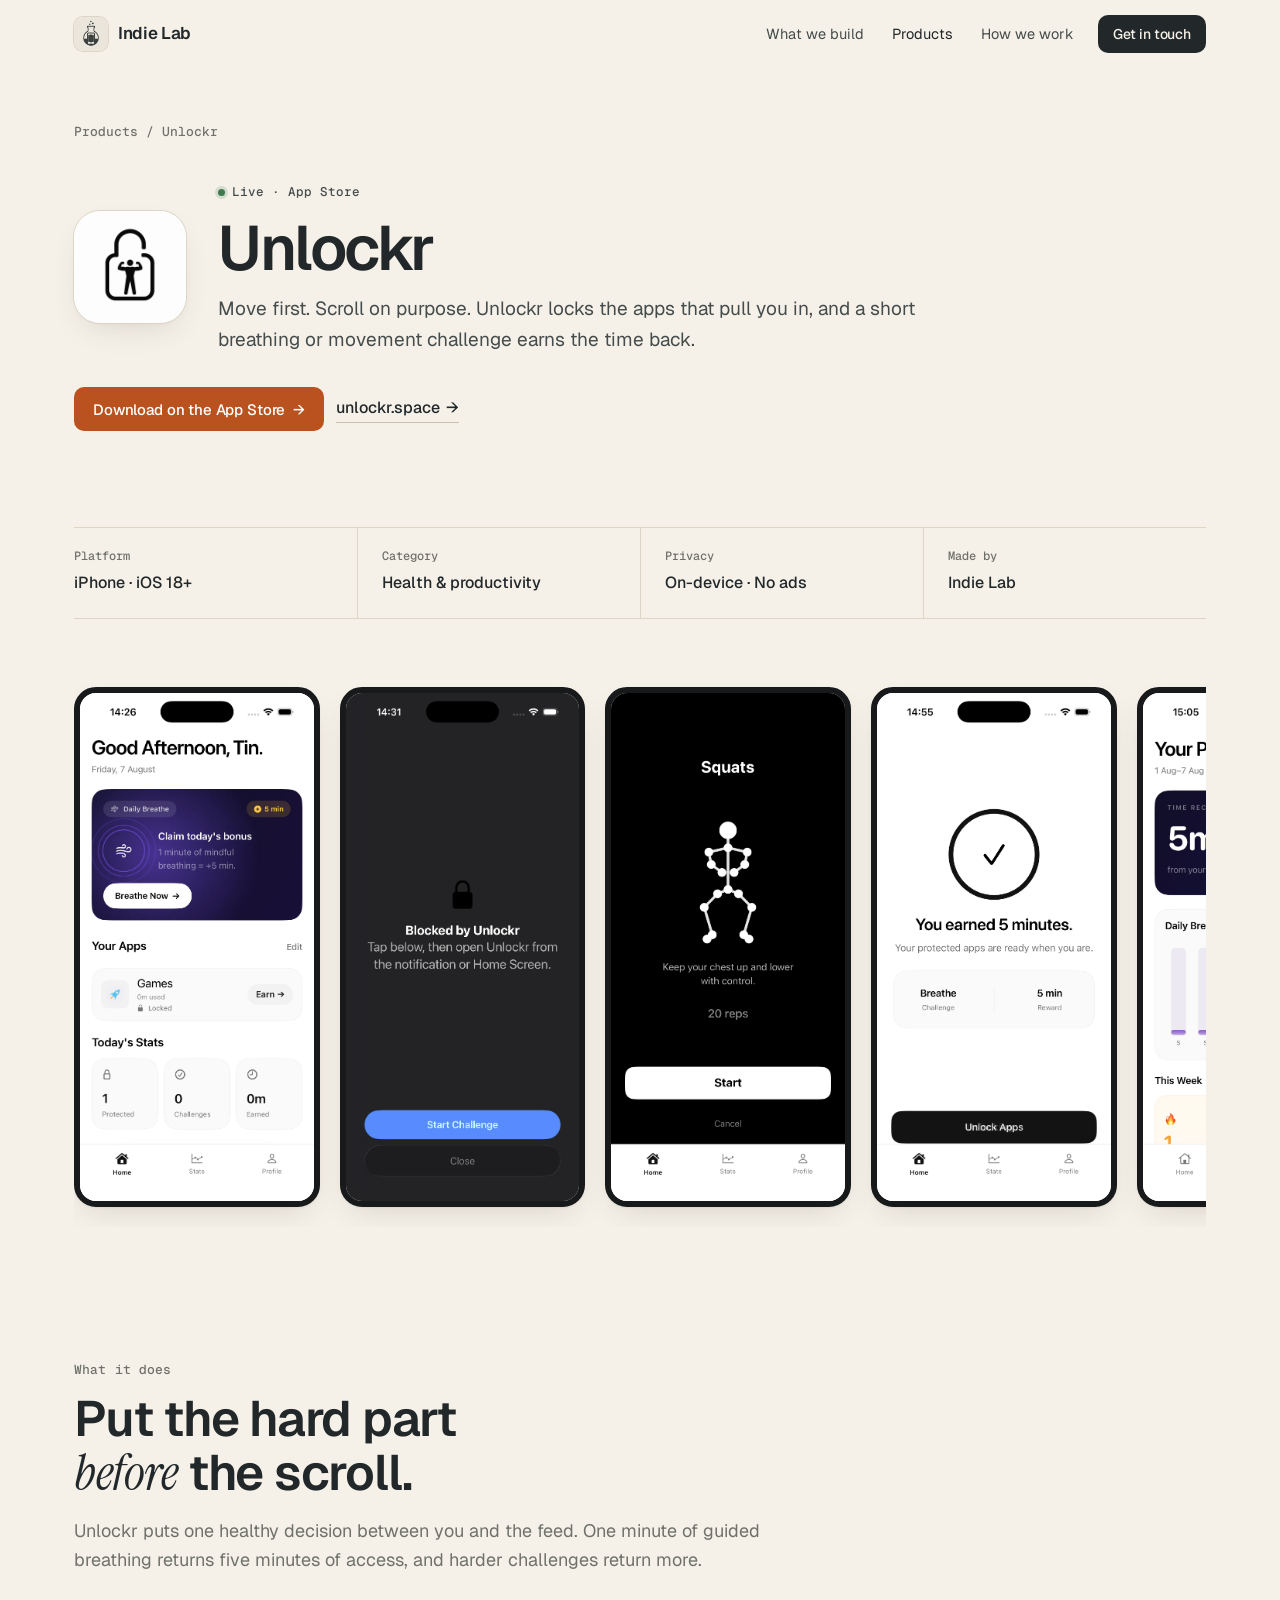
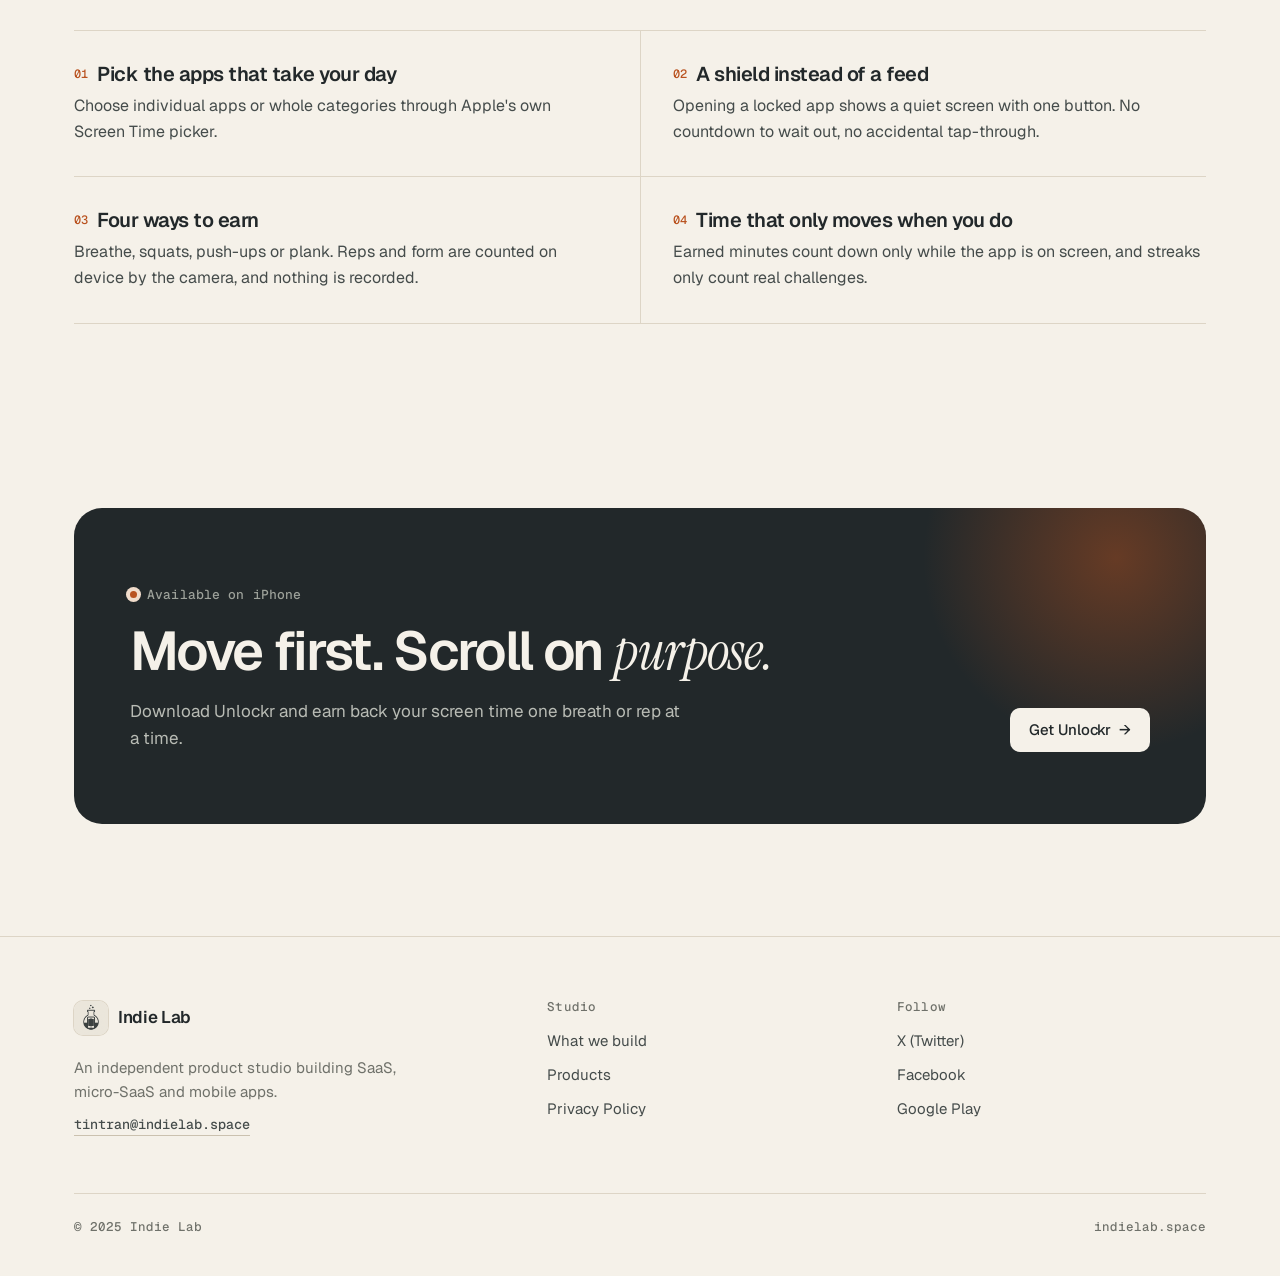
<file: apps/unlockr.html>
<!DOCTYPE html>
<html lang="en">
<head>
  <meta charset="UTF-8">
  <meta name="viewport" content="width=device-width, initial-scale=1">
  <title>Unlockr — Indie Lab</title>
  <meta name="description" content="Unlockr locks the apps that pull you in. A short breathing or movement challenge unlocks them, and the time you earn is spent only while you use it. An iOS app by Indie Lab.">
  <link rel="canonical" href="https://indielab.space/apps/unlockr.html">
  <meta property="og:type" content="website">
  <meta property="og:site_name" content="Indie Lab">
  <meta property="og:title" content="Unlockr — Indie Lab">
  <meta property="og:description" content="Move first. Scroll on purpose. Earn your screen time with a short breathing or movement challenge.">
  <meta property="og:url" content="https://indielab.space/apps/unlockr.html">
  <meta property="og:image" content="https://indielab.space/images/unlockr/icon.png">
  <meta name="twitter:card" content="summary">
  <meta name="theme-color" content="#F5F1E9">
  <link rel="icon" type="image/png" href="/images/unlockr/icon.png">
  <link rel="preconnect" href="https://fonts.googleapis.com">
  <link rel="preconnect" href="https://fonts.gstatic.com" crossorigin>
  <link href="https://fonts.googleapis.com/css2?family=Geist:wght@400;500;600;700&family=Geist+Mono:wght@400;500&family=Instrument+Serif:ital@0;1&display=swap" rel="stylesheet">
  <link rel="stylesheet" href="/assets/site.css">
  <script>document.documentElement.classList.add('js')</script>
  <script src="/assets/site.js" defer></script>
</head>
<body>
  <a class="skip" href="#main">Skip to content</a>

  <header class="site-header">
    <div class="container header-inner">
      <a class="brand" href="/" aria-label="Indie Lab home">
        <img src="/images/icon.png" alt="" width="34" height="34">
        <span>Indie Lab</span>
      </a>
      <nav class="nav" aria-label="Primary">
        <a href="/#build">What we build</a>
        <a href="/#work" aria-current="page">Products</a>
        <a href="/#process">How we work</a>
        <a class="btn btn-primary btn-sm" href="/#contact">Get in touch</a>
      </nav>
    </div>
  </header>

  <main id="main">
    <section class="product-hero">
      <div class="container">
        <nav class="crumbs reveal" aria-label="Breadcrumb">
          <a href="/#work">Products</a><span aria-hidden="true">/</span><span>Unlockr</span>
        </nav>

        <div class="product-head">
          <img class="app-icon reveal" src="/images/unlockr/icon.png" alt="Unlockr icon" width="112" height="112">
          <div class="reveal" style="--d:.06s">
            <span class="status live">Live · App Store</span>
            <h1>Unlockr</h1>
            <p class="lede">Move first. Scroll on purpose. Unlockr locks the apps that pull you in, and a short breathing or movement challenge earns the time back.</p>
          </div>
        </div>

        <div class="product-actions reveal" style="--d:.12s">
          <a class="btn btn-accent" href="https://apps.apple.com/vn/app/unlockr-earn-screen-time/id6794773032" target="_blank" rel="noopener">Download on the App Store <span class="arrow" aria-hidden="true">→</span></a>
          <a class="link-arrow" href="https://unlockr.space" target="_blank" rel="noopener">unlockr.space <span class="arrow" aria-hidden="true">→</span></a>
        </div>
      </div>
    </section>

    <section style="padding-bottom:48px">
      <div class="container">
        <dl class="facts reveal">
          <div><dt>Platform</dt><dd>iPhone · iOS 18+</dd></div>
          <div><dt>Category</dt><dd>Health &amp; productivity</dd></div>
          <div><dt>Privacy</dt><dd>On-device · No ads</dd></div>
          <div><dt>Made by</dt><dd>Indie Lab</dd></div>
        </dl>
      </div>
    </section>

    <section style="padding-bottom:24px">
      <div class="container">
        <div class="shots-phone reveal" tabindex="0" aria-label="Unlockr screenshots">
          <img src="/images/unlockr/screenshots/home.webp" alt="Home screen with a daily breathing bonus, protected apps and today's stats" loading="lazy">
          <img src="/images/unlockr/screenshots/shield.webp" alt="Shield screen shown when opening a locked app" loading="lazy">
          <img src="/images/unlockr/screenshots/challenge.webp" alt="Choosing a challenge to earn screen time" loading="lazy">
          <img src="/images/unlockr/screenshots/earning.webp" alt="Earning screen after completing a challenge" loading="lazy">
          <img src="/images/unlockr/screenshots/stats.webp" alt="Stats screen with streaks and weekly earned time" loading="lazy">
        </div>
      </div>
    </section>

    <section class="section">
      <div class="container">
        <div class="section-head reveal">
          <span class="eyebrow">What it does</span>
          <h2>Put the hard part <span class="serif">before</span> the scroll.</h2>
          <p>Unlockr puts one healthy decision between you and the feed. One minute of guided breathing returns five minutes of access, and harder challenges return more.</p>
        </div>

        <div class="features">
          <article class="reveal">
            <h3><span class="k">01</span>Pick the apps that take your day</h3>
            <p>Choose individual apps or whole categories through Apple's own Screen Time picker.</p>
          </article>
          <article class="reveal">
            <h3><span class="k">02</span>A shield instead of a feed</h3>
            <p>Opening a locked app shows a quiet screen with one button. No countdown to wait out, no accidental tap-through.</p>
          </article>
          <article class="reveal">
            <h3><span class="k">03</span>Four ways to earn</h3>
            <p>Breathe, squats, push-ups or plank. Reps and form are counted on device by the camera, and nothing is recorded.</p>
          </article>
          <article class="reveal">
            <h3><span class="k">04</span>Time that only moves when you do</h3>
            <p>Earned minutes count down only while the app is on screen, and streaks only count real challenges.</p>
          </article>
        </div>
      </div>
    </section>

    <section class="section-tight">
      <div class="container">
        <div class="cta reveal">
          <div>
            <span class="eyebrow"><span class="dot"></span>Available on iPhone</span>
            <h2>Move first. Scroll on <span class="serif">purpose.</span></h2>
            <p>Download Unlockr and earn back your screen time one breath or rep at a time.</p>
          </div>
          <div>
            <a class="btn btn-light" href="https://apps.apple.com/vn/app/unlockr-earn-screen-time/id6794773032" target="_blank" rel="noopener">Get Unlockr <span class="arrow" aria-hidden="true">→</span></a>
          </div>
        </div>
      </div>
    </section>
  </main>

  <footer class="site-footer">
    <div class="container">
      <div class="footer-grid">
        <div>
          <a class="brand" href="/"><img src="/images/icon.png" alt="" width="34" height="34"><span>Indie Lab</span></a>
          <p>An independent product studio building SaaS, micro-SaaS and mobile apps.</p>
          <a class="footer-mail" href="mailto:tintran@indielab.space">tintran@indielab.space</a>
        </div>
        <div>
          <h4>Studio</h4>
          <ul>
            <li><a href="/#build">What we build</a></li>
            <li><a href="/#work">Products</a></li>
            <li><a href="/privacy/">Privacy Policy</a></li>
          </ul>
        </div>
        <div>
          <h4>Follow</h4>
          <ul>
            <li><a href="https://x.com/dinhtintr03" target="_blank" rel="noopener">X (Twitter)</a></li>
            <li><a href="https://www.facebook.com/profile.php?id=61581807384739" target="_blank" rel="noopener">Facebook</a></li>
            <li><a href="https://play.google.com/store/apps/dev" target="_blank" rel="noopener">Google Play</a></li>
          </ul>
        </div>
      </div>
      <div class="footer-bottom">
        <span>© 2025 Indie Lab</span>
        <span>indielab.space</span>
      </div>
    </div>
  </footer>
</body>
</html>
</file>
<file: assets/site.css>
/* Indie Lab — shared styles */
:root {
  --paper: #F5F1E9;
  --paper-2: #ECE6DA;
  --paper-3: #E3DCCD;
  --surface: #FBF9F4;
  --ink: #22282A;
  --ink-2: #454C4B;
  --muted: #6F716A;
  --line: #DDD5C6;
  --line-strong: #CBC1AF;
  --accent: #B9521F;
  --accent-hover: #A2461A;
  --accent-soft: #F1DCCB;
  --ok: #3F7A4F;
  --shadow: 0 1px 2px rgba(60, 45, 25, .06), 0 12px 32px -12px rgba(60, 45, 25, .18);
  --shadow-lg: 0 2px 4px rgba(60, 45, 25, .05), 0 30px 60px -20px rgba(60, 45, 25, .28);
  --r-sm: 8px;
  --r-md: 14px;
  --r-lg: 22px;
  --sans: "Geist", ui-sans-serif, system-ui, -apple-system, "Segoe UI", Roboto, sans-serif;
  --mono: "Geist Mono", ui-monospace, SFMono-Regular, Menlo, monospace;
  --serif: "Instrument Serif", Georgia, serif;
  --container: 1180px;
}

*, *::before, *::after { box-sizing: border-box; }
html { scroll-behavior: smooth; -webkit-text-size-adjust: 100%; }
body {
  margin: 0;
  font-family: var(--sans);
  font-size: 16px;
  line-height: 1.6;
  color: var(--ink);
  background: var(--paper);
  -webkit-font-smoothing: antialiased;
  text-rendering: optimizeLegibility;
}
img { max-width: 100%; display: block; }
a { color: inherit; text-decoration: none; }
h1, h2, h3, h4 { margin: 0; line-height: 1.1; letter-spacing: -0.025em; font-weight: 600; text-wrap: balance; }
p { margin: 0; text-wrap: pretty; }
em.serif, .serif { font-family: var(--serif); font-style: italic; font-weight: 400; letter-spacing: -0.01em; }
:focus-visible { outline: 2px solid var(--accent); outline-offset: 3px; border-radius: 4px; }
::selection { background: var(--accent-soft); }

.container { width: 100%; max-width: var(--container); margin: 0 auto; padding: 0 24px; }
@media (max-width: 640px) { .container { padding: 0 16px; } }

.skip { position: absolute; left: 16px; top: -48px; z-index: 50; background: var(--ink); color: var(--paper); padding: 8px 14px; border-radius: var(--r-sm); transition: top .2s; }
.skip:focus { top: 12px; }

/* ---------- Header ---------- */
.site-header {
  position: sticky; top: 0; z-index: 20;
  background: color-mix(in srgb, var(--paper) 82%, transparent);
  backdrop-filter: saturate(1.4) blur(12px);
  -webkit-backdrop-filter: saturate(1.4) blur(12px);
  border-bottom: 1px solid transparent;
  transition: border-color .25s ease;
}
.site-header.is-scrolled { border-bottom-color: var(--line); }
.header-inner { display: flex; align-items: center; justify-content: space-between; height: 68px; gap: 16px; }
.brand { display: inline-flex; align-items: center; gap: 10px; font-weight: 600; letter-spacing: -0.02em; font-size: 17px; }
.brand img { width: 34px; height: 34px; border-radius: 9px; box-shadow: 0 0 0 1px var(--line); }
.nav { display: flex; align-items: center; gap: 4px; }
.nav a:not(.btn) { padding: 8px 12px; border-radius: var(--r-sm); font-size: 14.5px; color: var(--ink-2); transition: color .2s, background-color .2s; }
.nav a:not(.btn):hover { color: var(--ink); background: var(--paper-2); }
.nav a[aria-current="page"] { color: var(--ink); }
.nav .btn { margin-left: 8px; }
@media (max-width: 760px) { .nav a:not(.btn) { display: none; } }

/* ---------- Buttons ---------- */
.btn {
  display: inline-flex; align-items: center; justify-content: center; gap: 8px;
  height: 44px; padding: 0 18px; border-radius: 10px;
  font: 500 15px/1 var(--sans); letter-spacing: -0.01em;
  border: 1px solid transparent; cursor: pointer;
  transition: background-color .2s, border-color .2s, color .2s, transform .15s ease;
}
.btn:active { transform: translateY(1px) scale(.985); }
.btn-primary { background: var(--ink); color: var(--paper); }
.btn-primary:hover { background: #0F1314; }
.btn-accent { background: var(--accent); color: #fff; }
.btn-accent:hover { background: var(--accent-hover); }
.btn-ghost { border-color: var(--line-strong); color: var(--ink); background: transparent; }
.btn-ghost:hover { background: var(--paper-2); border-color: var(--ink-2); }
.btn-sm { height: 38px; padding: 0 14px; font-size: 14px; }
.btn[aria-disabled="true"] { background: var(--paper-3); color: var(--muted); cursor: not-allowed; }
.btn .arrow { transition: transform .2s ease; }
.btn:hover .arrow, .link-arrow:hover .arrow { transform: translateX(3px); }
.link-arrow { display: inline-flex; align-items: center; gap: 6px; font-weight: 500; border-bottom: 1px solid var(--line-strong); padding-bottom: 2px; transition: border-color .2s; }
.link-arrow:hover { border-color: var(--ink); }
.link-arrow .arrow { display: inline-block; transition: transform .2s ease; }

/* ---------- Labels ---------- */
.eyebrow { display: inline-flex; align-items: center; gap: 10px; font: 500 13px/1 var(--mono); color: var(--muted); letter-spacing: 0.01em; }
.eyebrow .dot { width: 7px; height: 7px; border-radius: 50%; background: var(--accent); box-shadow: 0 0 0 4px var(--accent-soft); }
.tag { display: inline-flex; align-items: center; gap: 6px; padding: 4px 9px; border-radius: 6px; font: 500 12px/1.4 var(--mono); color: var(--ink-2); background: var(--paper-2); border: 1px solid var(--line); }
.status { display: inline-flex; align-items: center; gap: 7px; font: 500 12.5px/1 var(--mono); color: var(--ink-2); }
.status::before { content: ""; width: 7px; height: 7px; border-radius: 50%; background: var(--muted); }
.status.live::before { background: var(--ok); box-shadow: 0 0 0 3px rgba(63, 122, 79, .18); }
.status.soon::before { background: var(--accent); }

/* ---------- Sections ---------- */
.section { padding: 112px 0; }
.section-tight { padding: 72px 0; }
.section-head { display: grid; grid-template-columns: 1fr; gap: 16px; margin-bottom: 56px; max-width: 720px; }
.section-head h2 { font-size: clamp(2rem, 4.2vw, 3.1rem); }
.section-head p { color: var(--muted); font-size: 18px; max-width: 60ch; }
.divider { border: 0; border-top: 1px solid var(--line); margin: 0; }
@media (max-width: 640px) { .section { padding: 80px 0; } .section-head { margin-bottom: 40px; } }

/* ---------- Hero ---------- */
.hero { position: relative; padding: 72px 0 104px; overflow: hidden; }
.hero::before {
  content: ""; position: absolute; inset: 0; z-index: -1; pointer-events: none;
  background-image:
    linear-gradient(to right, rgba(34, 40, 42, .06) 1px, transparent 1px),
    linear-gradient(to bottom, rgba(34, 40, 42, .06) 1px, transparent 1px);
  background-size: 48px 48px;
  -webkit-mask-image: radial-gradient(ellipse 70% 65% at 70% 40%, #000 20%, transparent 75%);
  mask-image: radial-gradient(ellipse 70% 65% at 70% 40%, #000 20%, transparent 75%);
}
.hero-grid { display: grid; grid-template-columns: 1.05fr 1fr; gap: 56px; align-items: center; }
.hero h1 { font-size: clamp(2.7rem, 6.2vw, 5.1rem); line-height: 1.02; letter-spacing: -0.045em; margin: 22px 0 24px; }
.hero h1 .serif { font-size: 1.08em; letter-spacing: -0.02em; }
.hero .lede { font-size: clamp(1.05rem, 1.6vw, 1.22rem); color: var(--ink-2); max-width: 52ch; }
.hero-actions { display: flex; flex-wrap: wrap; gap: 12px; margin-top: 36px; }
.hero-meta { display: flex; flex-wrap: wrap; gap: 8px; margin-top: 40px; }
@media (max-width: 960px) { .hero-grid { grid-template-columns: 1fr; gap: 64px; } .hero { padding-top: 48px; } }

/* Hero collage */
.collage { position: relative; aspect-ratio: 1 / .86; }
.window {
  position: absolute; left: 0; top: 6%; width: 88%;
  background: var(--surface); border-radius: var(--r-md); overflow: hidden;
  box-shadow: var(--shadow-lg); border: 1px solid var(--line);
}
.window-bar { display: flex; align-items: center; gap: 6px; height: 30px; padding: 0 12px; background: var(--paper-2); border-bottom: 1px solid var(--line); }
.window-bar span { width: 9px; height: 9px; border-radius: 50%; background: var(--line-strong); }
.window-bar small { margin-left: 10px; font: 500 11px/1 var(--mono); color: var(--muted); }
.window img { width: 100%; aspect-ratio: 16 / 10; object-fit: cover; object-position: top; }
.phone {
  position: absolute; right: 0; bottom: 0; width: 34%;
  border-radius: 26px; padding: 7px; background: #17191B;
  box-shadow: var(--shadow-lg); transform: rotate(3deg);
}
.phone img { border-radius: 20px; aspect-ratio: 9 / 18.5; object-fit: cover; object-position: top; }
.chip {
  position: absolute; left: 6%; bottom: 4%;
  display: flex; align-items: center; gap: 12px; padding: 10px 16px 10px 10px;
  background: var(--surface); border: 1px solid var(--line); border-radius: 14px; box-shadow: var(--shadow);
}
.chip img { width: 40px; height: 40px; border-radius: 10px; }
.chip strong { display: block; font-size: 14px; letter-spacing: -0.01em; }
.chip .status { font-size: 11.5px; }

/* ---------- Disciplines ---------- */
.disciplines { border-top: 1px solid var(--line); }
.discipline {
  display: grid; grid-template-columns: 80px minmax(0, 1.1fr) minmax(0, 1.4fr); gap: 32px;
  padding: 36px 0; border-bottom: 1px solid var(--line); align-items: start;
  transition: background-color .3s ease;
}
.discipline .num { font: 500 14px/1.9 var(--mono); color: var(--muted); }
.discipline h3 { font-size: clamp(1.5rem, 2.6vw, 2.1rem); }
.discipline h3 .serif { color: var(--accent); }
.discipline p { color: var(--ink-2); max-width: 54ch; }
.discipline .tags { display: flex; flex-wrap: wrap; gap: 6px; margin-top: 18px; }
@media (max-width: 760px) { .discipline { grid-template-columns: 1fr; gap: 12px; padding: 28px 0; } }

/* ---------- Work ---------- */
.feature-card {
  display: grid; grid-template-columns: minmax(0, .9fr) minmax(0, 1.25fr); gap: 0;
  background: var(--surface); border: 1px solid var(--line); border-radius: var(--r-lg); overflow: hidden;
  box-shadow: var(--shadow); transition: transform .35s cubic-bezier(.2, .8, .2, 1), box-shadow .35s ease;
}
.feature-card:hover { transform: translateY(-3px); box-shadow: var(--shadow-lg); }
.feature-body { padding: 44px; display: flex; flex-direction: column; gap: 18px; }
.feature-body h3 { font-size: clamp(1.7rem, 3vw, 2.4rem); }
.feature-body p { color: var(--ink-2); }
.feature-body .app-id { display: flex; align-items: center; gap: 14px; }
.feature-body .app-id img { width: 56px; height: 56px; border-radius: 14px; }
.feature-body .actions { margin-top: auto; padding-top: 12px; display: flex; flex-wrap: wrap; gap: 18px; align-items: center; }
.feature-media { background: var(--paper-2); padding: 40px 0 0 40px; display: flex; align-items: flex-end; }
.feature-media img { border-radius: 12px 0 0 0; border: 1px solid var(--line); border-right: 0; border-bottom: 0; box-shadow: var(--shadow); width: 100%; aspect-ratio: 16 / 10.5; object-fit: cover; object-position: top left; }
@media (max-width: 900px) { .feature-card { grid-template-columns: 1fr; } .feature-body { padding: 32px 24px; } .feature-media { padding: 24px 0 0 24px; } }

.work-grid { display: grid; grid-template-columns: 1fr 1fr; gap: 20px; margin-top: 20px; }
.work-card {
  display: flex; gap: 20px; padding: 28px; border-radius: var(--r-lg);
  background: var(--surface); border: 1px solid var(--line); transition: border-color .25s, transform .3s ease;
}
a.work-card:hover { border-color: var(--line-strong); transform: translateY(-2px); }
.work-card img { width: 64px; height: 64px; border-radius: 16px; flex: none; box-shadow: 0 0 0 1px var(--line); }
.work-card h3 { font-size: 20px; margin: 6px 0 8px; }
.work-card p { color: var(--muted); font-size: 15px; }
.work-card.placeholder { background: transparent; border-style: dashed; border-color: var(--line-strong); }
.work-card .flask { width: 64px; height: 64px; border-radius: 16px; flex: none; display: grid; place-items: center; background: var(--paper-2); color: var(--ink-2); }
@media (max-width: 760px) { .work-grid { grid-template-columns: 1fr; } .work-card { padding: 22px; } }

/* ---------- Process ---------- */
.process-wrap { display: grid; grid-template-columns: minmax(0, .8fr) minmax(0, 1.2fr); gap: 64px; align-items: start; }
.process-wrap .section-head { position: sticky; top: 108px; margin-bottom: 0; }
.steps { list-style: none; margin: 0; padding: 0; counter-reset: step; }
.steps li { position: relative; padding: 0 0 40px 64px; counter-increment: step; }
.steps li::before {
  content: counter(step, decimal-leading-zero); position: absolute; left: 0; top: 0;
  width: 40px; height: 40px; display: grid; place-items: center; border-radius: 10px;
  font: 500 13px/1 var(--mono); background: var(--surface); border: 1px solid var(--line);
}
.steps li::after { content: ""; position: absolute; left: 20px; top: 48px; bottom: 8px; width: 1px; background: var(--line); }
.steps li:last-child { padding-bottom: 0; }
.steps li:last-child::after { display: none; }
.steps h3 { font-size: 21px; margin: 8px 0 8px; }
.steps p { color: var(--ink-2); max-width: 56ch; }
@media (max-width: 900px) { .process-wrap { grid-template-columns: 1fr; gap: 40px; } .process-wrap .section-head { position: static; } }

/* ---------- CTA ---------- */
.cta {
  position: relative; overflow: hidden; border-radius: 28px; padding: 72px 56px;
  background: var(--ink); color: var(--paper);
  display: grid; grid-template-columns: minmax(0, 1.4fr) auto; gap: 40px; align-items: end;
}
.cta::after {
  content: ""; position: absolute; right: -120px; top: -160px; width: 420px; height: 420px; border-radius: 50%;
  background: radial-gradient(circle, rgba(185, 82, 31, .45), transparent 65%); pointer-events: none;
}
.cta h2 { font-size: clamp(2rem, 4.4vw, 3.4rem); letter-spacing: -0.04em; }
.cta p { color: #B9BCB5; margin-top: 16px; max-width: 52ch; font-size: 17px; }
.cta .eyebrow { color: #9DA19A; margin-bottom: 20px; }
.cta .btn-light { background: var(--paper); color: var(--ink); position: relative; z-index: 1; }
.cta .btn-light:hover { background: #fff; }
.cta-mail { display: block; margin-top: 14px; font: 500 13px/1 var(--mono); color: #9DA19A; text-align: right; position: relative; z-index: 1; }
@media (max-width: 760px) { .cta { grid-template-columns: 1fr; padding: 48px 24px; border-radius: 22px; } .cta-mail { text-align: left; } }

/* ---------- Footer ---------- */
.site-footer { padding: 64px 0 40px; margin-top: 40px; border-top: 1px solid var(--line); }
.footer-grid { display: grid; grid-template-columns: 1.4fr 1fr 1fr; gap: 40px; }
.footer-grid p { color: var(--muted); font-size: 15px; margin-top: 14px; max-width: 34ch; }
.footer-grid h4 { font: 500 12.5px/1 var(--mono); color: var(--muted); letter-spacing: 0.02em; margin-bottom: 16px; }
.footer-grid ul { list-style: none; margin: 0; padding: 0; display: grid; gap: 10px; font-size: 15px; }
.footer-grid ul a { color: var(--ink-2); transition: color .2s; }
.footer-grid ul a:hover { color: var(--ink); }
.footer-bottom { display: flex; justify-content: space-between; flex-wrap: wrap; gap: 12px; margin-top: 56px; padding-top: 24px; border-top: 1px solid var(--line); font: 500 12.5px/1.4 var(--mono); color: var(--muted); }
@media (max-width: 760px) { .footer-grid { grid-template-columns: 1fr 1fr; } .footer-grid > div:first-child { grid-column: 1 / -1; } }

/* ---------- Product pages ---------- */
.crumbs { display: flex; gap: 8px; align-items: center; font: 500 13px/1 var(--mono); color: var(--muted); }
.crumbs a:hover { color: var(--ink); }
.product-hero { padding: 56px 0 80px; }
.product-head { display: grid; grid-template-columns: auto minmax(0, 1fr); gap: 32px; align-items: center; margin-top: 40px; }
.product-head .app-icon { width: 112px; height: 112px; border-radius: 26px; box-shadow: 0 0 0 1px var(--line), var(--shadow); }
.product-head h1 { font-size: clamp(2.3rem, 5vw, 3.9rem); letter-spacing: -0.04em; margin: 10px 0 12px; }
.product-head .lede { color: var(--ink-2); font-size: 19px; max-width: 56ch; }
.product-actions { display: flex; flex-wrap: wrap; gap: 12px; align-items: center; margin-top: 32px; }
@media (max-width: 640px) { .product-head { grid-template-columns: 1fr; gap: 20px; } .product-head .app-icon { width: 84px; height: 84px; border-radius: 20px; } }

.notice { display: flex; gap: 12px; align-items: flex-start; margin-top: 28px; padding: 16px 18px; border-radius: var(--r-md); background: var(--paper-2); border: 1px solid var(--line); color: var(--ink-2); font-size: 15px; max-width: 640px; }

.facts { display: grid; grid-template-columns: repeat(4, minmax(0, 1fr)); border-top: 1px solid var(--line); border-bottom: 1px solid var(--line); }
.facts div { padding: 22px 24px 22px 0; }
.facts div + div { padding-left: 24px; border-left: 1px solid var(--line); }
.facts dt { font: 500 12px/1 var(--mono); color: var(--muted); margin-bottom: 8px; }
.facts dd { margin: 0; font-weight: 500; }
@media (max-width: 760px) { .facts { grid-template-columns: 1fr 1fr; } .facts div:nth-child(3) { border-left: 0; padding-left: 0; } .facts div:nth-child(n+3) { border-top: 1px solid var(--line); } }

.features { display: grid; grid-template-columns: repeat(2, minmax(0, 1fr)); gap: 0; border-top: 1px solid var(--line); }
.features article { padding: 32px 32px 32px 0; border-bottom: 1px solid var(--line); }
.features article:nth-child(even) { padding-left: 32px; padding-right: 0; border-left: 1px solid var(--line); }
.features h3 { font-size: 20px; margin-bottom: 8px; display: flex; align-items: center; gap: 10px; }
.features h3 .k { font: 500 12px/1 var(--mono); color: var(--accent); }
.features p { color: var(--ink-2); max-width: 48ch; }
@media (max-width: 760px) { .features { grid-template-columns: 1fr; } .features article, .features article:nth-child(even) { padding: 24px 0; border-left: 0; } }

.shots-wide { display: grid; grid-template-columns: repeat(2, minmax(0, 1fr)); gap: 20px; }
.shots-wide figure { margin: 0; border-radius: var(--r-md); overflow: hidden; border: 1px solid var(--line); background: var(--surface); box-shadow: var(--shadow); }
.shots-wide figure:first-child { grid-column: 1 / -1; }
.shots-wide img { width: 100%; height: auto; }
.shots-phone { display: flex; gap: 20px; overflow-x: auto; padding: 4px 4px 20px; scroll-snap-type: x mandatory; }
.shots-phone img { height: 520px; width: auto; border-radius: 22px; border: 6px solid #17191B; scroll-snap-align: start; box-shadow: var(--shadow); }
@media (max-width: 760px) { .shots-wide { grid-template-columns: 1fr; } .shots-phone img { height: 420px; } }

/* ---------- Prose (privacy) ---------- */
.prose { max-width: 720px; }
.prose h1 { font-size: clamp(2.3rem, 5vw, 3.6rem); letter-spacing: -0.04em; margin: 16px 0 12px; }
.prose .sub { font: 500 13px/1 var(--mono); color: var(--muted); margin-bottom: 40px; }
.prose h2 { font-size: 22px; margin: 48px 0 12px; }
.prose p, .prose li { color: var(--ink-2); }
.prose p + p { margin-top: 12px; }
.prose ul { margin: 12px 0; padding-left: 20px; display: grid; gap: 6px; }
.prose a { color: var(--accent); border-bottom: 1px solid currentColor; }

/* ---------- Reveal ---------- */
/* uses `translate` so it never fights hover `transform`s on the same element */
.js .reveal { opacity: 0; translate: 0 16px; }
.js .reveal.is-in { opacity: 1; translate: none; transition: opacity .7s cubic-bezier(.2, .8, .2, 1) var(--d, 0s), translate .7s cubic-bezier(.2, .8, .2, 1) var(--d, 0s), transform .35s cubic-bezier(.2, .8, .2, 1), box-shadow .35s ease, border-color .25s; }
@media (prefers-reduced-motion: reduce) {
  html { scroll-behavior: auto; }
  .js .reveal { opacity: 1; translate: none; }
  *, *::before, *::after { transition-duration: 0s !important; }
}
.footer-mail { display: inline-block; margin-top: 14px; font: 500 13.5px/1 var(--mono); color: var(--ink-2); border-bottom: 1px solid var(--line-strong); padding-bottom: 3px; transition: color .2s, border-color .2s; }
.footer-mail:hover { color: var(--accent); border-color: currentColor; }
</file>
